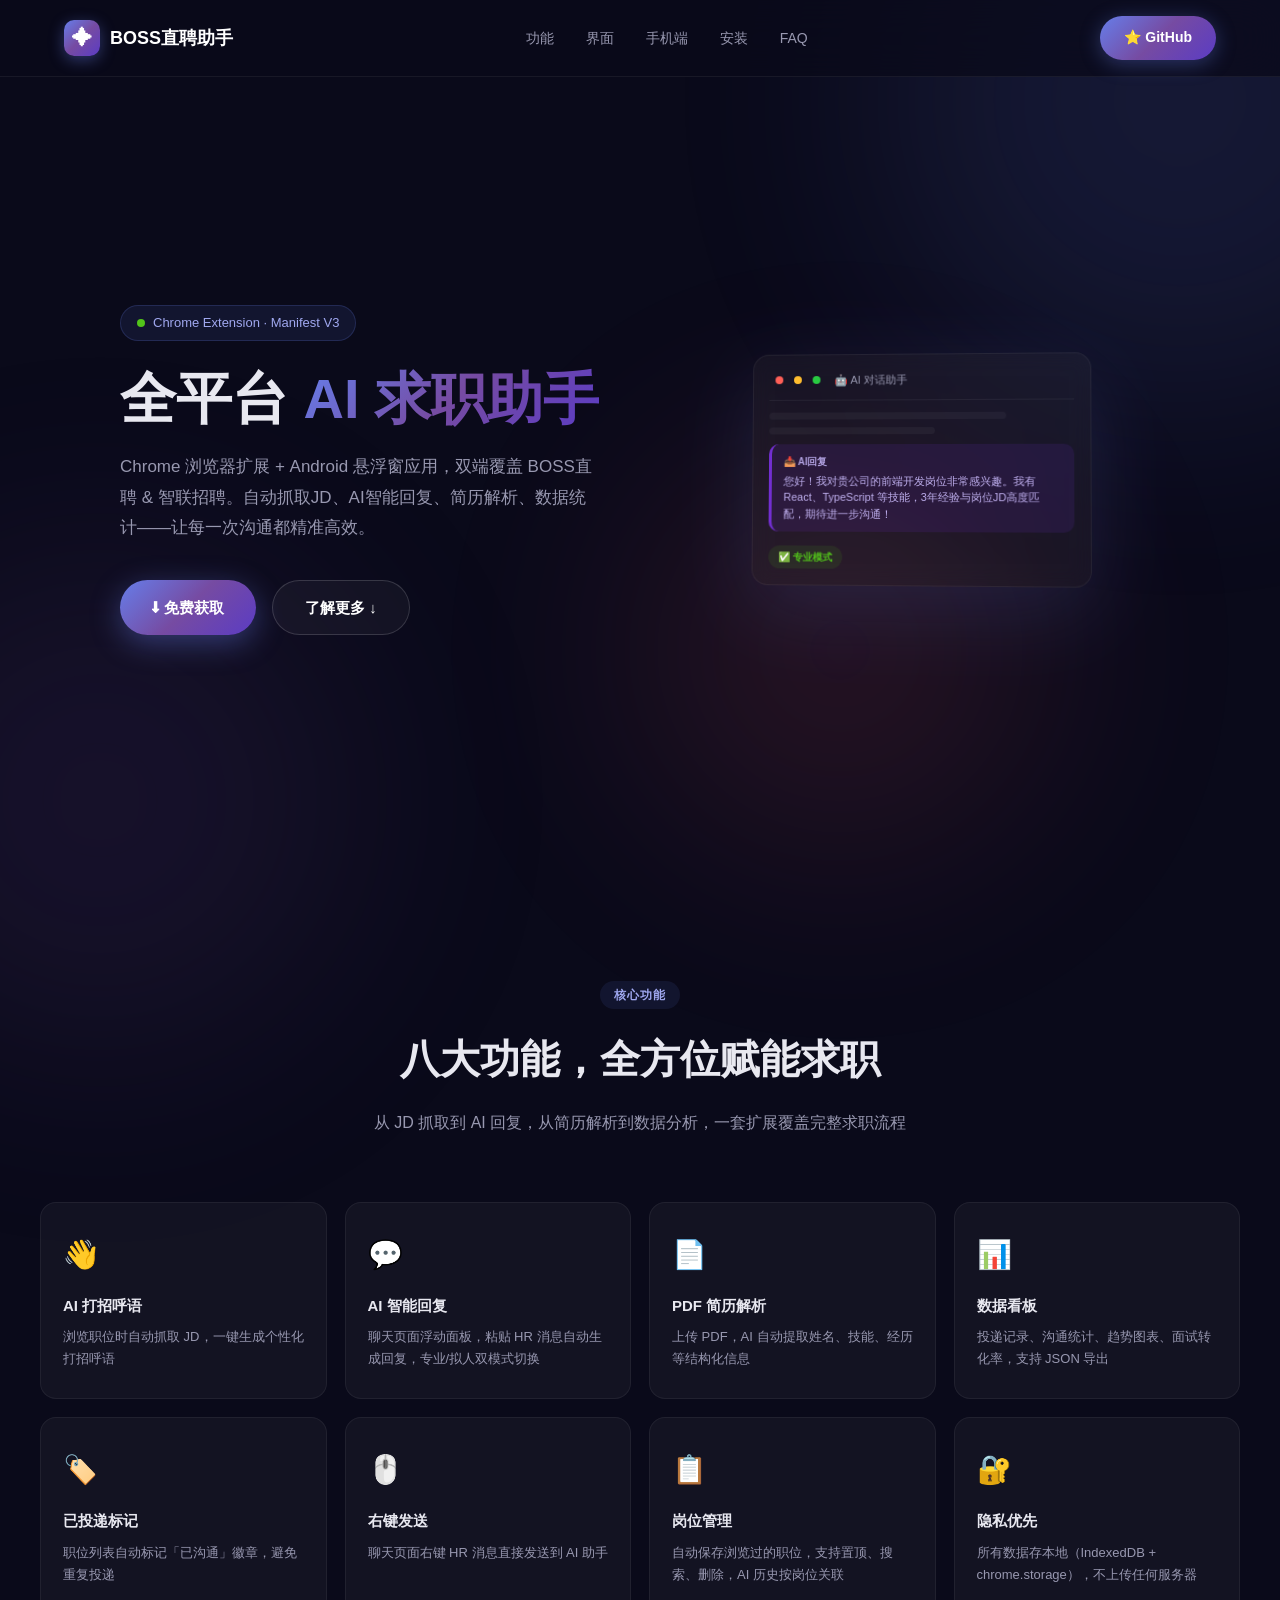
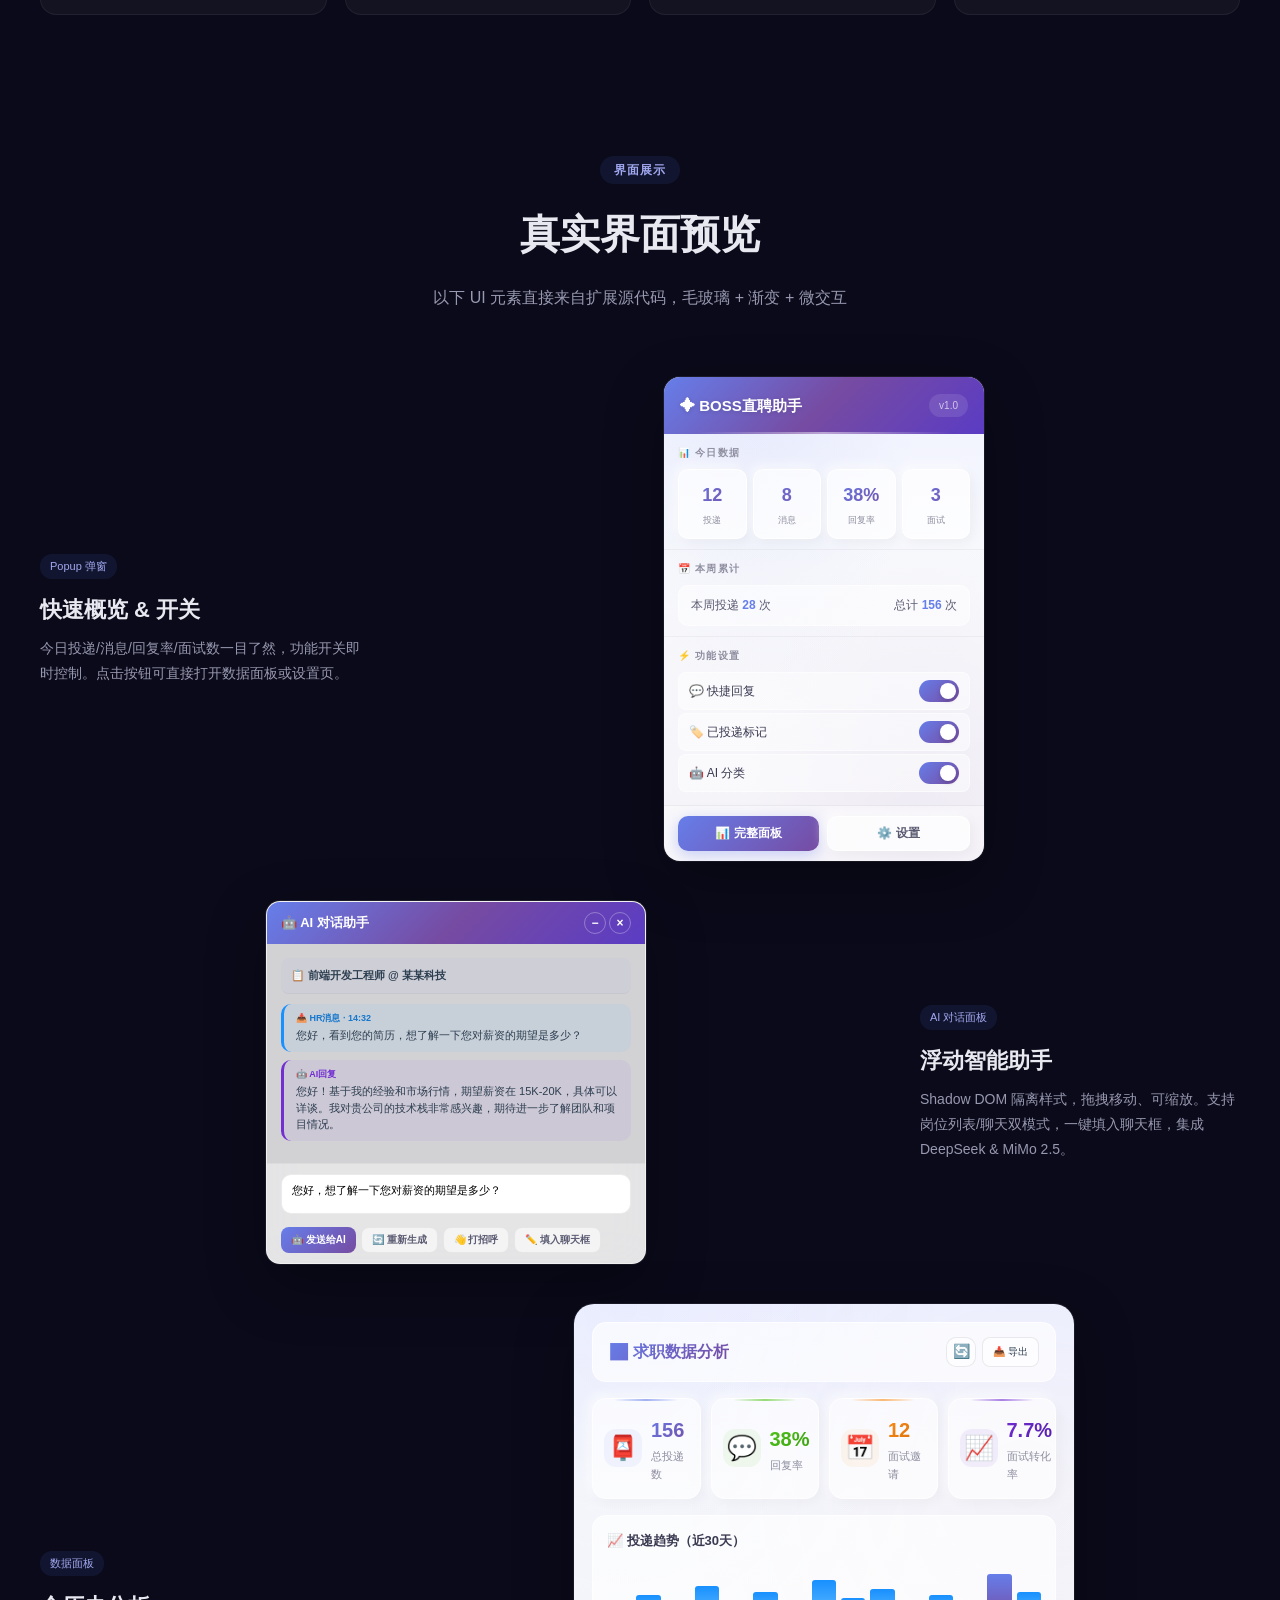
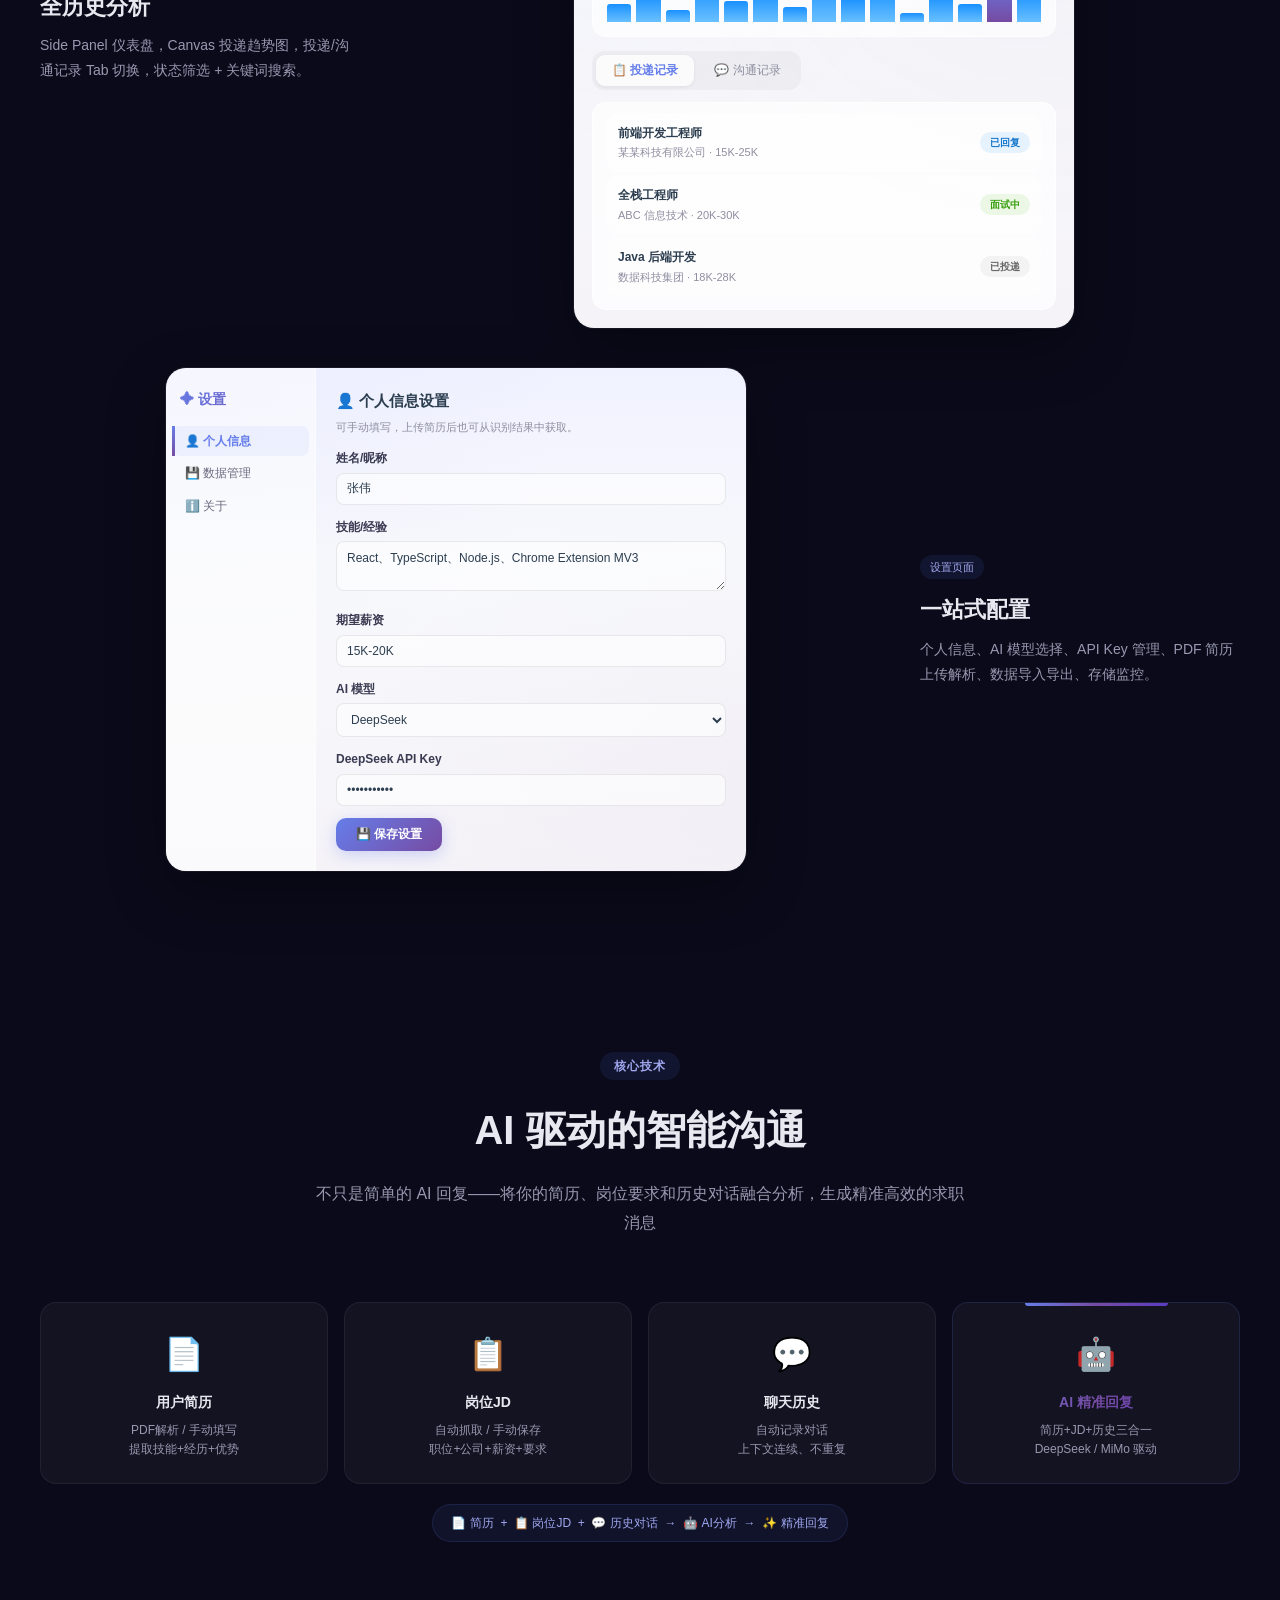
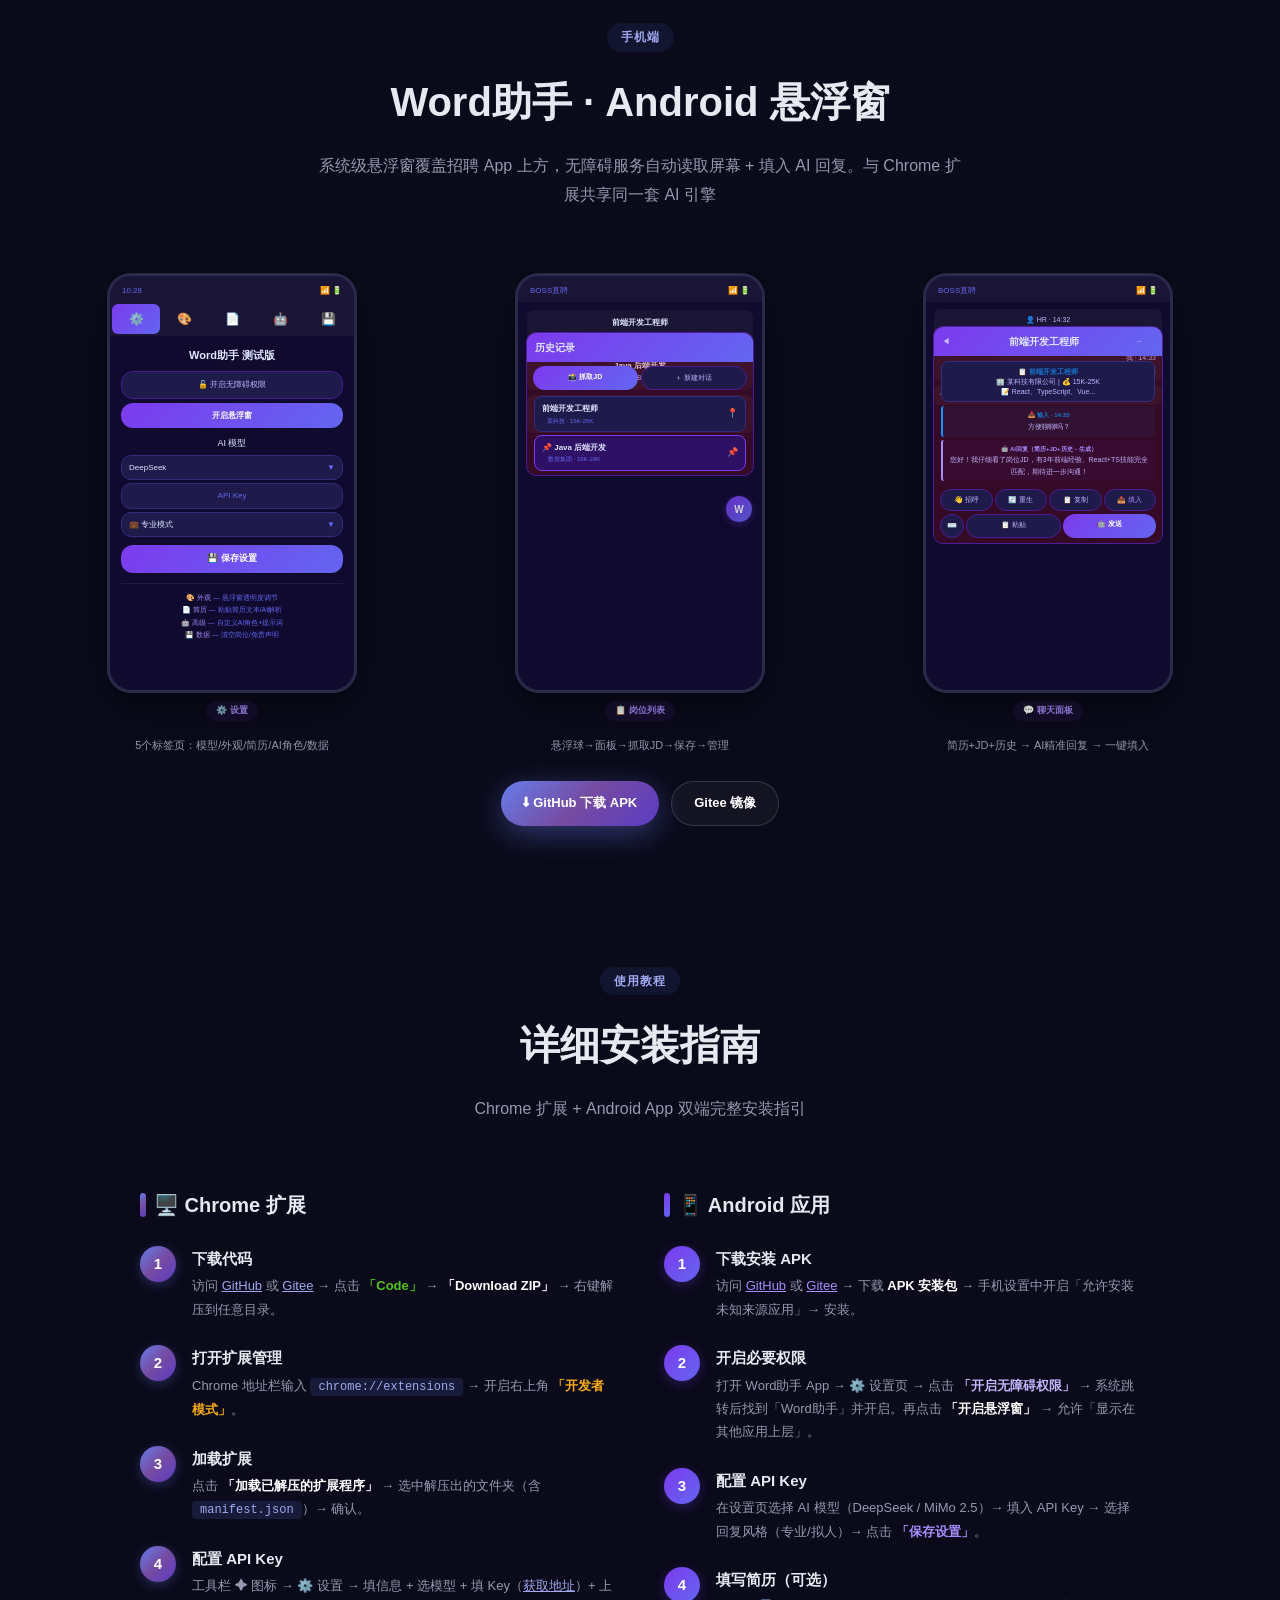
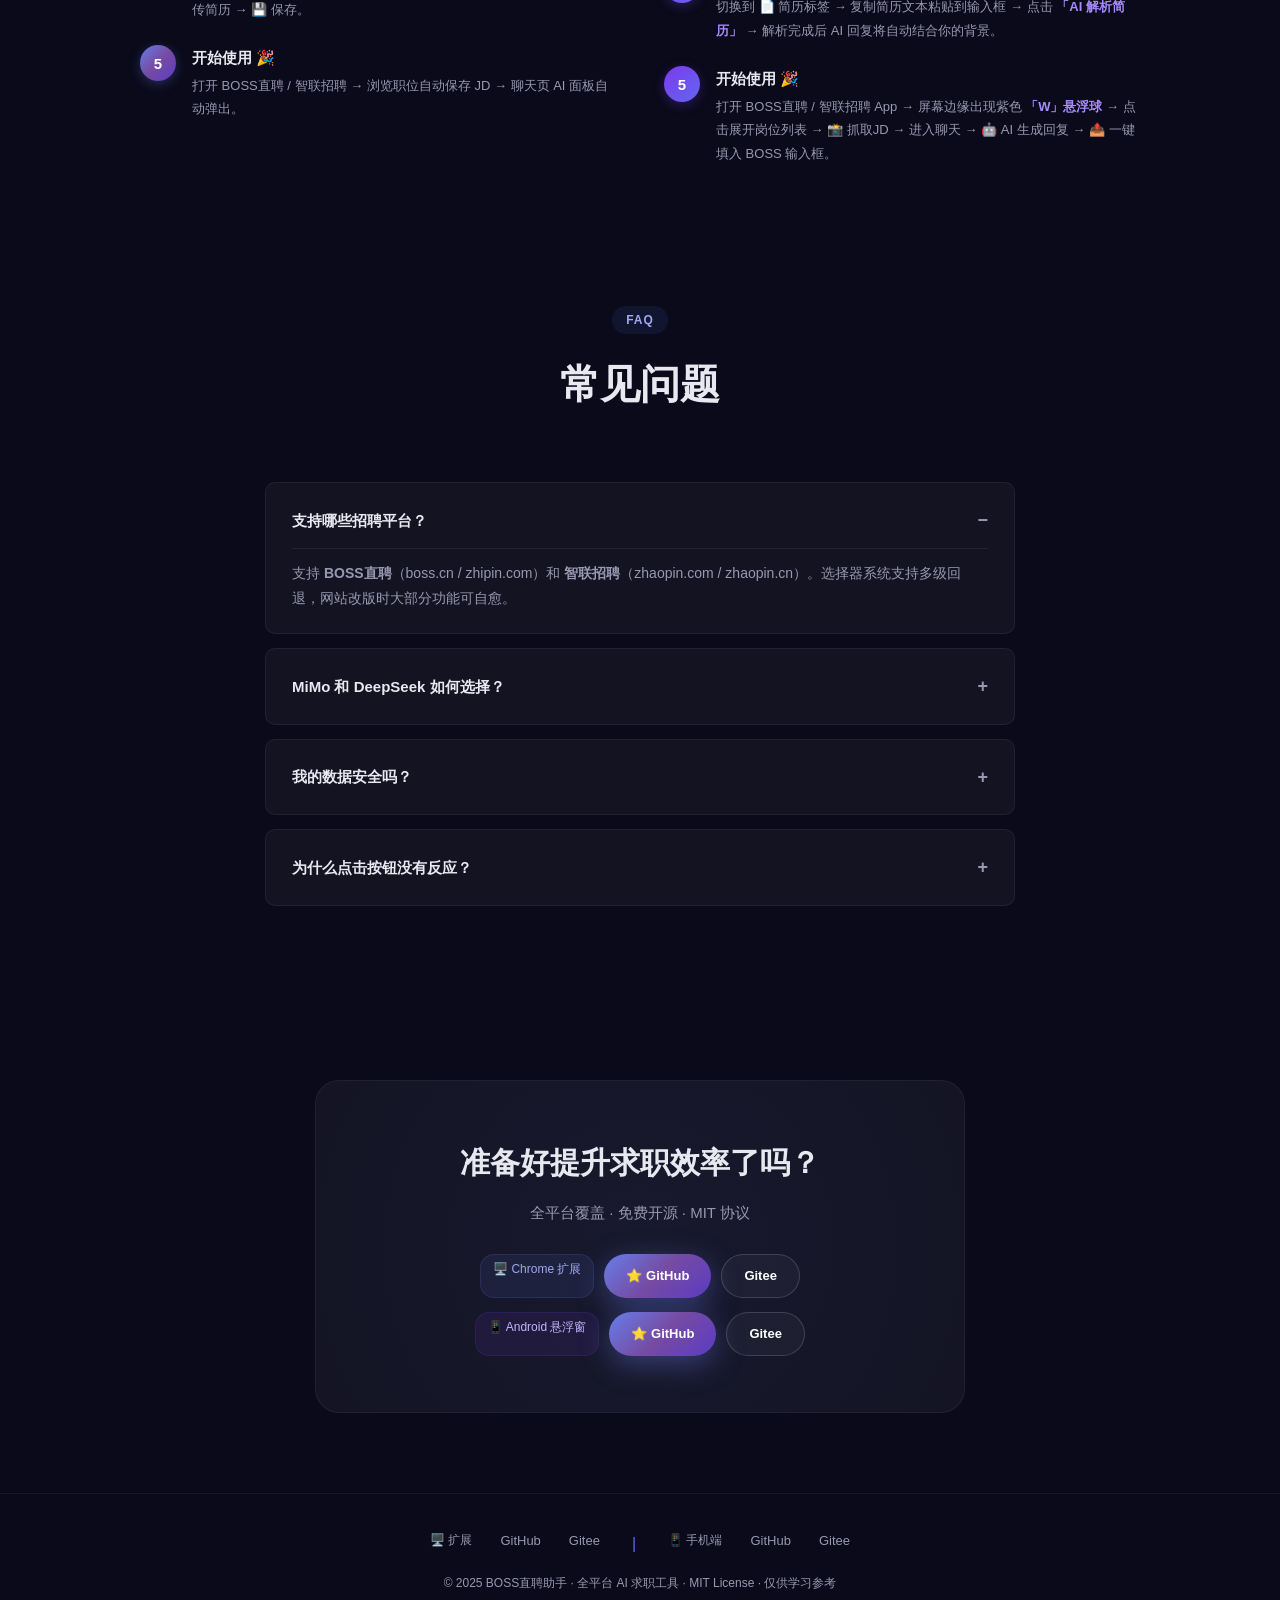
<file: docs/index.html>
<!DOCTYPE html>
<html lang="zh-CN">
<head>
  <meta charset="UTF-8">
  <meta name="viewport" content="width=device-width, initial-scale=1.0">
  <title>BOSS直聘助手 — 全平台 AI 求职工具（Chrome 扩展 + Android 悬浮窗）</title>
  <meta name="description" content="BOSS直聘/智联招聘求职助手，AI打招呼、智能回复、简历解析、岗位管理。提供 Chrome 扩展 + Android 悬浮窗双端支持，双模型 DeepSeek & MiMo 2.5">
  <meta property="og:title" content="BOSS直聘助手 — 全平台 AI 求职工具">
  <meta property="og:description" content="Chrome 扩展 + Android 悬浮窗双端覆盖，AI 求职效率翻倍">
  <meta property="og:type" content="website">
  <style>
    /* ========== Reset & Variables ========== */
    *,*::before,*::after { margin:0; padding:0; box-sizing:border-box; }
    :root {
      --primary: #667eea; --primary-dark: #5b3cc4; --accent: #764ba2;
      --gradient: linear-gradient(135deg, #667eea 0%, #764ba2 50%, #5b3cc4 100%);
      --bg: #0a0a1a; --bg-card: rgba(255,255,255,0.04);
      --text: #e8e8f0; --text-muted: #9898b0;
      --border: rgba(255,255,255,0.06); --radius: 16px; --radius-sm: 10px;
      --shadow-lg: 0 25px 80px rgba(102,126,234,0.15); --max-w: 1200px;
    }
    html { scroll-behavior: smooth; }
    body {
      font-family: -apple-system,BlinkMacSystemFont,"PingFang SC","Microsoft YaHei","Helvetica Neue",sans-serif;
      background: var(--bg); color: var(--text); line-height: 1.7; overflow-x: hidden; -webkit-font-smoothing: antialiased;
    }
    /* ========== Animated BG Orbs ========== */
    .bg-orb { position:fixed; border-radius:50%; filter:blur(120px); opacity:0.13; pointer-events:none; z-index:0; }
    .bg-orb-1 { width:600px; height:600px; background:#667eea; top:-200px; right:-200px; animation:float1 20s infinite; }
    .bg-orb-2 { width:500px; height:500px; background:#764ba2; bottom:-150px; left:-150px; animation:float2 25s infinite; }
    .bg-orb-3 { width:400px; height:400px; background:#f5576c; top:50%; left:50%; animation:float3 18s infinite; }
    @keyframes float1 { 0%,100%{transform:translate(0,0)scale(1)}33%{transform:translate(-60px,40px)scale(1.1)}66%{transform:translate(30px,-30px)scale(.9)} }
    @keyframes float2 { 0%,100%{transform:translate(0,0)scale(1)}33%{transform:translate(50px,-30px)scale(1.15)}66%{transform:translate(-40px,20px)scale(.85)} }
    @keyframes float3 { 0%,100%{transform:translate(0,0)scale(1)}50%{transform:translate(-40px,-40px)scale(1.2)} }

    /* ========== Nav ========== */
    .nav { position:fixed; top:0; left:0; right:0; z-index:1000; background:rgba(10,10,26,0.75); backdrop-filter:blur(20px); border-bottom:1px solid var(--border); transition:all .3s; }
    .nav-inner { max-width:var(--max-w); margin:0 auto; display:flex; align-items:center; justify-content:space-between; padding:16px 24px; }
    .nav-logo { display:flex; align-items:center; gap:10px; font-size:18px; font-weight:700; color:#fff; text-decoration:none; }
    .nav-logo .icon { width:36px; height:36px; border-radius:10px; background:var(--gradient); display:flex; align-items:center; justify-content:center; font-size:20px; box-shadow:0 4px 15px rgba(102,126,234,0.4); }
    .nav-links { display:flex; gap:32px; list-style:none; }
    .nav-links a { color:var(--text-muted); text-decoration:none; font-size:14px; font-weight:500; transition:color .2s; }
    .nav-links a:hover { color:#fff; }
    .nav-cta { background:var(--gradient); color:#fff; padding:10px 24px; border-radius:25px; font-size:14px; font-weight:600; text-decoration:none; box-shadow:0 4px 20px rgba(102,126,234,0.35); transition:all .3s; }
    .nav-cta:hover { transform:translateY(-2px); box-shadow:0 8px 30px rgba(102,126,234,0.5); }

    /* ========== Hero ========== */
    .hero { min-height:100vh; display:flex; align-items:center; padding:120px 24px 80px; position:relative; z-index:1; }
    .hero-inner { max-width:var(--max-w); margin:0 auto; display:grid; grid-template-columns:1fr 1fr; gap:80px; align-items:center; }
    .hero-badge { display:inline-flex; align-items:center; gap:8px; background:rgba(102,126,234,0.1); border:1px solid rgba(102,126,234,0.2); padding:6px 16px; border-radius:20px; font-size:13px; color:#a0a8f0; margin-bottom:24px; }
    .hero-badge .dot { width:8px; height:8px; background:#52c41a; border-radius:50%; animation:pulse 2s infinite; }
    @keyframes pulse { 0%,100%{opacity:1}50%{opacity:.3} }
    .hero h1 { font-size:clamp(36px,5vw,56px); font-weight:800; line-height:1.2; margin-bottom:20px; }
    .hero h1 .gradient-text { background:var(--gradient); -webkit-background-clip:text; -webkit-text-fill-color:transparent; background-clip:text; }
    .hero p { font-size:17px; color:var(--text-muted); margin-bottom:36px; max-width:480px; line-height:1.8; }
    .hero-btns { display:flex; gap:16px; flex-wrap:wrap; }
    .btn { display:inline-flex; align-items:center; gap:8px; padding:14px 32px; border-radius:30px; font-size:15px; font-weight:600; cursor:pointer; transition:all .3s cubic-bezier(0.4,0,0.2,1); text-decoration:none; border:none; }
    .btn-primary { background:var(--gradient); color:#fff; box-shadow:0 8px 30px rgba(102,126,234,0.4); }
    .btn-primary:hover { transform:translateY(-3px); box-shadow:0 12px 40px rgba(102,126,234,0.55); }
    .btn-outline { background:rgba(255,255,255,0.04); color:#fff; border:1px solid rgba(255,255,255,0.15); }
    .btn-outline:hover { background:rgba(255,255,255,0.08); border-color:rgba(255,255,255,0.25); }

    /* Hero mockup */
    .hero-mockup { position:relative; display:flex; align-items:center; justify-content:center; perspective:1000px; }
    .mockup-card {
      background:rgba(255,255,255,0.04); border:1px solid var(--border); border-radius:var(--radius);
      padding:16px; backdrop-filter:blur(10px); box-shadow:var(--shadow-lg); width:340px;
      transform:rotateY(-4deg) rotateX(2deg); transition:transform .5s;
    }
    .mockup-card:hover { transform:rotateY(0) rotateX(0); }
    .mockup-hdr { display:flex; align-items:center; gap:8px; margin-bottom:12px; padding-bottom:10px; border-bottom:1px solid var(--border); }
    .mockup-dots { display:flex; gap:5px; } .mockup-dots span { width:8px; height:8px; border-radius:50%; }
    .mockup-dots span:nth-child(1){background:#ff5f57}.mockup-dots span:nth-child(2){background:#ffbd2e}.mockup-dots span:nth-child(3){background:#28ca41}
    .mockup-hdr span { font-size:11px; color:var(--text-muted); margin-left:6px; }
    .mockup-line { height:7px; border-radius:4px; background:rgba(255,255,255,0.04); margin-bottom:8px; }
    .mockup-line.s { width:55%; } .mockup-line.m { width:78%; }
    .mockup-bubble { padding:10px 12px; border-radius:10px; font-size:11px; line-height:1.5; margin:10px 0; background:rgba(114,46,209,0.12); border-left:3px solid #722ed1; color:#c0b0f0; }
    .mockup-tag { display:inline-block; padding:3px 10px; border-radius:12px; font-size:10px; font-weight:600; background:rgba(82,196,26,0.1); color:#52c41a; }

    /* ========== Section Headers ========== */
    section { position:relative; z-index:1; }
    .section-header { text-align:center; max-width:650px; margin:0 auto 64px; }
    .section-tag { display:inline-block; padding:4px 14px; border-radius:20px; font-size:12px; font-weight:600; letter-spacing:1px; background:rgba(102,126,234,0.1); color:#a0a8f0; margin-bottom:16px; }
    .section-header h2 { font-size:clamp(28px,4vw,40px); font-weight:700; margin-bottom:16px; }
    .section-header p { font-size:16px; color:var(--text-muted); line-height:1.8; }

    /* ========== Features ========== */
    #features { padding:80px 24px 100px; }
    .features-grid { max-width:var(--max-w); margin:0 auto; display:grid; grid-template-columns:repeat(4,1fr); gap:18px; }
    .feat-card { background:var(--bg-card); border:1px solid var(--border); border-radius:var(--radius); padding:28px 22px; transition:all .35s; position:relative; overflow:hidden; }
    .feat-card::before { content:''; position:absolute; top:0; left:0; right:0; height:3px; background:var(--gradient); opacity:0; transition:opacity .35s; }
    .feat-card:hover { transform:translateY(-5px); border-color:rgba(102,126,234,0.25); box-shadow:0 20px 60px rgba(102,126,234,0.06); }
    .feat-card:hover::before { opacity:1; }
    .feat-card .icon { font-size:28px; margin-bottom:14px; }
    .feat-card h3 { font-size:15px; font-weight:700; margin-bottom:8px; }
    .feat-card p { font-size:13px; color:var(--text-muted); line-height:1.7; }

    /* ========== Showcase — Real Extension UI ========== */
    #showcase { padding:40px 24px 100px; }
    .showcase-row { max-width:var(--max-w); margin:0 auto 40px; display:flex; align-items:center; gap:48px; }
    .showcase-row.reverse { flex-direction:row-reverse; }
    .showcase-label { flex-shrink:0; }
    .showcase-label h3 { font-size:22px; font-weight:700; margin-bottom:8px; }
    .showcase-label .tag { display:inline-block; font-size:11px; padding:3px 10px; border-radius:12px; background:rgba(102,126,234,0.1); color:#a0a8f0; margin-bottom:12px; }
    .showcase-label p { font-size:14px; color:var(--text-muted); line-height:1.8; max-width:320px; }
    .showcase-device { flex:1; display:flex; justify-content:center; }

    /* ---- EXTENSION UI REPLICAS (scoped) ---- */
    .ext-ui {
      --glass: rgba(255,255,255,0.65); --glass-bd: rgba(255,255,255,0.7);
      --shadow-card: 4px 4px 12px rgba(0,0,0,0.04), -4px -4px 12px rgba(255,255,255,0.6);
      --radius-ui: 10px; --trans: 0.3s cubic-bezier(0.4,0,0.2,1);
      font-family: -apple-system,BlinkMacSystemFont,"PingFang SC","Microsoft YaHei",sans-serif; font-size:13px; color:#2c3e50;
    }

    /* Popup */
    .ext-ui.popup {
      width:320px; border-radius:16px; overflow:hidden;
      box-shadow: 0 20px 60px rgba(0,0,0,0.3), 0 0 0 1px rgba(255,255,255,0.08);
      background: radial-gradient(ellipse at 30% 0%, rgba(102,126,234,0.08) 0%, transparent 50%),
                  radial-gradient(ellipse at 80% 100%, rgba(118,75,162,0.06) 0%, transparent 50%),
                  linear-gradient(180deg, #f0f2ff 0%, #f8f9fc 40%, #f5f3f8 100%);
    }
    .ext-ui .popup-hdr {
      background: linear-gradient(135deg,#667eea 0%,#764ba2 50%,#5b3cc4 100%); color:#fff;
      padding:16px; display:flex; align-items:center; justify-content:space-between;
      position:relative; overflow:hidden;
    }
    .ext-ui .popup-hdr::after { content:''; position:absolute; bottom:0; left:10%; width:80%; height:2px; background:linear-gradient(90deg,transparent,rgba(255,255,255,0.5),transparent); }
    .ext-ui .popup-hdr h4 { font-size:15px; font-weight:700; z-index:1; text-shadow:0 1px 4px rgba(0,0,0,0.15); }
    .ext-ui .popup-hdr .ver { font-size:10px; opacity:0.7; z-index:1; background:rgba(255,255,255,0.15); padding:3px 10px; border-radius:12px; font-weight:500; }
    .ext-ui .popup-section { padding:10px 14px; border-bottom:1px solid rgba(0,0,0,0.04); }
    .ext-ui .popup-section:last-of-type { border-bottom:none; }
    .ext-ui .sec-title { font-size:10px; font-weight:700; color:#8e8ea0; text-transform:uppercase; letter-spacing:1.2px; margin-bottom:8px; }
    .ext-ui .stat-grid { display:grid; grid-template-columns:1fr 1fr 1fr 1fr; gap:6px; }
    .ext-ui .stat-card {
      background:rgba(255,255,255,0.7); border-radius:var(--radius-ui); padding:10px 4px; text-align:center;
      border:1px solid rgba(255,255,255,0.8); box-shadow:var(--shadow-card); transition:var(--trans); position:relative;
    }
    .ext-ui .stat-card:hover { transform:translateY(-2px); }
    .ext-ui .stat-card .val { font-size:18px; font-weight:800; background:linear-gradient(135deg,#667eea,#764ba2); -webkit-background-clip:text; -webkit-text-fill-color:transparent; background-clip:text; }
    .ext-ui .stat-card .lbl { font-size:9px; color:#8e8ea0; margin-top:2px; }
    .ext-ui .weekly-row { display:flex; justify-content:space-between; padding:9px 12px; background:rgba(255,255,255,0.5); border-radius:var(--radius-ui); border:1px solid rgba(255,255,255,0.6); }
    .ext-ui .weekly-row span { font-size:12px; color:#5a5a72; }
    .ext-ui .weekly-row strong { color:#667eea; }
    .ext-ui .tgl-row { display:flex; align-items:center; justify-content:space-between; padding:7px 10px; margin-bottom:3px; background:rgba(255,255,255,0.45); border-radius:8px; border:1px solid rgba(255,255,255,0.5); transition:var(--trans); }
    .ext-ui .tgl-row:hover { background:rgba(255,255,255,0.65); }
    .ext-ui .tgl-row span { font-size:12px; font-weight:500; color:#3a3a52; }
    .ext-ui .switch { position:relative; display:inline-block; width:40px; height:22px; }
    .ext-ui .switch input { opacity:0; width:0; height:0; }
    .ext-ui .slider { position:absolute; cursor:pointer; inset:0; background:#d4d4dc; border-radius:22px; transition:var(--trans); }
    .ext-ui .slider::before { content:""; position:absolute; height:16px; width:16px; left:3px; bottom:3px; background:#fff; border-radius:50%; transition:var(--trans); box-shadow:0 2px 4px rgba(0,0,0,0.15); }
    .ext-ui input:checked+.slider { background:linear-gradient(135deg,#667eea,#764ba2); }
    .ext-ui input:checked+.slider::before { transform:translateX(18px); }
    .ext-ui .popup-footer-row { display:flex; gap:8px; padding:10px 14px; background:rgba(255,255,255,0.3); }
    .ext-ui .btn-sm { flex:1; padding:8px; border:none; border-radius:var(--radius-ui); font-size:12px; font-weight:600; cursor:pointer; transition:var(--trans); }
    .ext-ui .btn-sm.primary { background:linear-gradient(135deg,#667eea,#764ba2); color:#fff; box-shadow:0 4px 15px rgba(102,126,234,0.35); }
    .ext-ui .btn-sm.primary:hover { transform:translateY(-1px); }
    .ext-ui .btn-sm.secondary { background:rgba(255,255,255,0.7); color:#5a5a72; border:1px solid rgba(255,255,255,0.8); box-shadow:var(--shadow-card); }

    /* Side Panel Dashboard */
    .ext-ui.dashboard {
      width:500px; border-radius:20px; padding:18px;
      background: radial-gradient(ellipse at 10% 0%, rgba(102,126,234,0.05) 0%, transparent 55%),
                  radial-gradient(ellipse at 90% 30%, rgba(118,75,162,0.04) 0%, transparent 55%),
                  linear-gradient(180deg, #f0f2ff 0%, #f8f9fc 30%, #f5f3f8 100%);
      box-shadow: 0 20px 60px rgba(0,0,0,0.3), 0 0 0 1px rgba(255,255,255,0.08);
    }
    .ext-ui .dash-hdr { display:flex; justify-content:space-between; align-items:center; margin-bottom:16px; padding:14px 16px; background:rgba(255,255,255,0.65); border:1px solid rgba(255,255,255,0.7); border-radius:14px; }
    .ext-ui .dash-hdr h4 { font-size:16px; font-weight:700; background:linear-gradient(135deg,#667eea,#764ba2); -webkit-background-clip:text; -webkit-text-fill-color:transparent; background-clip:text; }
    .ext-ui .dash-hdr .dash-actions { display:flex; gap:6px; }
    .ext-ui .dash-hdr .dash-btn { width:30px; height:30px; border-radius:10px; border:1px solid rgba(0,0,0,0.08); background:rgba(255,255,255,0.6); cursor:pointer; font-size:14px; display:flex; align-items:center; justify-content:center; transition:var(--trans); }
    .ext-ui .overview-row { display:grid; grid-template-columns:1fr 1fr 1fr 1fr; gap:10px; margin-bottom:16px; }
    .ext-ui .ov-card {
      background:rgba(255,255,255,0.65); border:1px solid rgba(255,255,255,0.7); border-radius:14px;
      padding:14px 11px; display:flex; align-items:center; gap:9px; transition:var(--trans); position:relative; overflow:hidden;
      box-shadow: 4px 4px 12px rgba(0,0,0,0.03), -4px -4px 12px rgba(255,255,255,0.6);
    }
    .ext-ui .ov-card::before { content:''; position:absolute; top:0; left:20%; width:60%; height:2px; border-radius:0 0 2px 2px; background:linear-gradient(90deg,transparent,#667eea,transparent); opacity:0.6; }
    .ext-ui .ov-card.green::before { background:linear-gradient(90deg,transparent,#52c41a,transparent); }
    .ext-ui .ov-card.orange::before { background:linear-gradient(90deg,transparent,#fa8c16,transparent); }
    .ext-ui .ov-card.purple::before { background:linear-gradient(90deg,transparent,#722ed1,transparent); }
    .ext-ui .ov-card:hover { transform:translateY(-3px); }
    .ext-ui .ov-card .ov-icon { font-size:24px; width:38px; height:38px; display:flex; align-items:center; justify-content:center; border-radius:12px; background:rgba(102,126,234,0.07); flex-shrink:0; }
    .ext-ui .ov-card.green .ov-icon { background:rgba(82,196,26,0.07); }
    .ext-ui .ov-card.orange .ov-icon { background:rgba(250,140,22,0.07); }
    .ext-ui .ov-card.purple .ov-icon { background:rgba(114,46,209,0.07); }
    .ext-ui .ov-card .ov-val { font-size:20px; font-weight:800; background:linear-gradient(135deg,#667eea,#764ba2); -webkit-background-clip:text; -webkit-text-fill-color:transparent; background-clip:text; }
    .ext-ui .ov-card.green .ov-val { background:linear-gradient(135deg,#52c41a,#389e0d); -webkit-background-clip:text; background-clip:text; }
    .ext-ui .ov-card.orange .ov-val { background:linear-gradient(135deg,#fa8c16,#d46b08); -webkit-background-clip:text; background-clip:text; }
    .ext-ui .ov-card.purple .ov-val { background:linear-gradient(135deg,#722ed1,#531dab); -webkit-background-clip:text; background-clip:text; }
    .ext-ui .ov-card .ov-lbl { font-size:11px; color:#8e8ea0; }
    .ext-ui .chart-box { background:rgba(255,255,255,0.65); border:1px solid rgba(255,255,255,0.7); border-radius:14px; padding:14px; margin-bottom:14px; }
    .ext-ui .chart-box h5 { font-size:13px; color:#3a3a52; margin-bottom:10px; }
    .ext-ui .chart-bars { display:flex; align-items:flex-end; gap:5px; height:60px; }
    .ext-ui .chart-bar { flex:1; border-radius:3px 3px 0 0; transition:var(--trans); cursor:pointer; }
    .ext-ui .chart-bar:hover { opacity:0.8; transform:scaleY(1.05); }
    .ext-ui .tabs-row { display:flex; gap:4px; margin-bottom:12px; padding:4px; background:rgba(0,0,0,0.03); border-radius:12px; display:inline-flex; }
    .ext-ui .tab-btn { padding:7px 16px; border:none; background:transparent; cursor:pointer; font-size:12px; font-weight:500; border-radius:9px; color:#8e8ea0; transition:var(--trans); }
    .ext-ui .tab-btn.active { background:rgba(255,255,255,0.8); color:#667eea; font-weight:600; box-shadow:0 1px 4px rgba(0,0,0,0.06); }
    .ext-ui .list-box { background:rgba(255,255,255,0.65); border:1px solid rgba(255,255,255,0.7); border-radius:14px; padding:10px 14px; }
    .ext-ui .list-row { display:flex; align-items:center; justify-content:space-between; padding:9px 10px; margin-bottom:3px; border-radius:10px; background:rgba(255,255,255,0.4); border:1px solid transparent; transition:var(--trans); }
    .ext-ui .list-row:hover { background:rgba(255,255,255,0.75); border-color:rgba(102,126,234,0.12); transform:translateX(2px); }
    .ext-ui .list-row .title { font-weight:600; font-size:12px; color:#2c3e50; }
    .ext-ui .list-row .sub { font-size:11px; color:#8e8ea0; }
    .ext-ui .list-row .badge-status { font-size:10px; padding:2px 10px; border-radius:20px; font-weight:600; }
    .ext-ui .badge-status.sent { background:rgba(0,0,0,0.04); color:#666; }
    .ext-ui .badge-status.replied { background:rgba(24,144,255,0.1); color:#1677cc; }
    .ext-ui .badge-status.interview { background:rgba(82,196,26,0.1); color:#389e0d; }

    /* Settings Page */
    .ext-ui.settings-page {
      width:580px; border-radius:20px; overflow:hidden; display:flex;
      box-shadow: 0 20px 60px rgba(0,0,0,0.3), 0 0 0 1px rgba(255,255,255,0.08);
      background: radial-gradient(ellipse at 0% 0%, rgba(102,126,234,0.04) 0%, transparent 50%),
                  radial-gradient(ellipse at 100% 80%, rgba(118,75,162,0.03) 0%, transparent 50%),
                  linear-gradient(180deg, #f0f2ff 0%, #f8f9fc 40%, #f5f3f8 100%);
    }
    .ext-ui .set-sidebar { width:150px; background:rgba(255,255,255,0.55); border-right:1px solid rgba(255,255,255,0.6); padding:20px 0; flex-shrink:0; }
    .ext-ui .set-sidebar h5 { padding:0 14px 14px; font-size:14px; font-weight:700; background:linear-gradient(135deg,#667eea,#764ba2); -webkit-background-clip:text; -webkit-text-fill-color:transparent; background-clip:text; }
    .ext-ui .set-nav { padding:5px 10px; margin:0 6px 2px; border-radius:8px; font-size:12px; font-weight:500; color:#6b6b80; border-left:3px solid transparent; transition:var(--trans); cursor:pointer; }
    .ext-ui .set-nav.active { background:rgba(102,126,234,0.08); color:#667eea; font-weight:600; border-left:3px solid; border-image:linear-gradient(180deg,#667eea,#764ba2)1; }
    .ext-ui .set-content { flex:1; padding:20px; }
    .ext-ui .set-content h4 { font-size:15px; font-weight:700; margin-bottom:4px; color:#2c3e50; }
    .ext-ui .set-content .help { font-size:11px; color:#8e8ea0; margin-bottom:12px; }
    .ext-ui .form-grp { margin-bottom:12px; }
    .ext-ui .form-grp label { display:block; font-size:12px; font-weight:600; color:#3a3a52; margin-bottom:4px; }
    .ext-ui .form-grp input, .ext-ui .form-grp select, .ext-ui .form-grp textarea {
      width:100%; padding:8px 10px; border:1px solid rgba(0,0,0,0.08); border-radius:8px; font-size:12px;
      font-family:inherit; background:rgba(255,255,255,0.55); transition:var(--trans); outline:none; color:#2c3e50;
    }
    .ext-ui .form-grp input:focus, .ext-ui .form-grp select:focus, .ext-ui .form-grp textarea:focus { border-color:#667eea; box-shadow:0 0 0 3px rgba(102,126,234,0.06); }
    .ext-ui .form-grp textarea { resize:vertical; min-height:50px; }
    .ext-ui .set-save { padding:8px 20px; background:linear-gradient(135deg,#667eea,#764ba2); color:#fff; border:none; border-radius:10px; font-size:12px; font-weight:600; cursor:pointer; box-shadow:0 4px 15px rgba(102,126,234,0.3); transition:var(--trans); }
    .ext-ui .set-save:hover { transform:translateY(-1px); box-shadow:0 6px 20px rgba(102,126,234,0.4); }

    /* Chat panel */
    .ext-ui.chat-panel {
      width:380px; border-radius:14px; overflow:hidden;
      box-shadow: 0 20px 60px rgba(0,0,0,0.3), 0 0 0 1px rgba(255,255,255,0.08);
      background:rgba(255,255,255,0.82); backdrop-filter:blur(20px); border:1px solid rgba(255,255,255,0.7);
    }
    .ext-ui .chat-hdr { display:flex; justify-content:space-between; align-items:center; padding:10px 14px; background:linear-gradient(135deg,#667eea,#764ba2,#5b3cc4); color:#fff; font-size:13px; font-weight:700; }
    .ext-ui .chat-hdr .ch-btns { display:flex; gap:3px; }
    .ext-ui .chat-hdr .ch-btns span { width:22px; height:22px; border-radius:50%; border:1px solid rgba(255,255,255,0.3); display:flex; align-items:center; justify-content:center; font-size:12px; cursor:pointer; }
    .ext-ui .chat-body { padding:14px; min-height:200px; }
    .ext-ui .chat-ctx { padding:8px 10px; border-radius:8px; background:rgba(102,126,234,0.04); border-bottom:1px solid rgba(0,0,0,0.04); margin-bottom:10px; font-size:11px; display:flex; justify-content:space-between; }
    .ext-ui .chat-ctx .ctx-name { font-weight:600; color:#2c3e50; }
    .ext-ui .chat-bubble { padding:8px 12px; border-radius:10px; font-size:11px; line-height:1.5; margin-bottom:8px; border-left:3px solid; }
    .ext-ui .chat-bubble.hr { background:rgba(24,144,255,0.06); border-color:#1890ff; }
    .ext-ui .chat-bubble.ai { background:rgba(114,46,209,0.06); border-color:#722ed1; }
    .ext-ui .chat-bubble .tag { font-size:9px; font-weight:700; margin-bottom:2px; }
    .ext-ui .chat-bubble.hr .tag { color:#1677cc; }
    .ext-ui .chat-bubble.ai .tag { color:#722ed1; }
    .ext-ui .chat-input-area { padding:10px 14px; border-top:1px solid rgba(0,0,0,0.04); background:rgba(255,255,255,0.4); }
    .ext-ui .chat-input-area textarea { width:100%; height:40px; padding:8px 10px; border:1px solid rgba(0,0,0,0.08); border-radius:10px; font-size:11px; font-family:inherit; resize:none; transition:var(--trans); }
    .ext-ui .chat-input-area textarea:focus { border-color:#667eea; box-shadow:0 0 0 3px rgba(102,126,234,0.06); }
    .ext-ui .chat-btns { display:flex; gap:5px; margin-top:6px; flex-wrap:wrap; }
    .ext-ui .chat-btn { padding:5px 10px; border-radius:8px; font-size:10px; font-weight:600; cursor:pointer; border:1px solid rgba(0,0,0,0.06); background:rgba(255,255,255,0.6); color:#5a5a72; transition:var(--trans); }
    .ext-ui .chat-btn.primary { background:linear-gradient(135deg,#667eea,#764ba2); color:#fff; border:none; }
    .ext-ui .chat-btn:hover { transform:translateY(-1px); }

    /* ========== Tablet (≤1024px) ========== */
    @media (max-width:1024px) {
      .hero-inner { grid-template-columns:1fr; gap:36px; }
      .hero-mockup { order:-1; }
      .hero h1 { font-size:clamp(28px,6vw,40px); }
      .features-grid { grid-template-columns:repeat(2,1fr); }
      .nav-links { display:none; }
      .showcase-row, .showcase-row.reverse { flex-direction:column; gap:24px; }
      .showcase-label { text-align:center; }
      .showcase-label p { max-width:100%; }
      .showcase-device { overflow-x:auto; max-width:100%; justify-content:center; }
      /* Core tech grid → 2 cols */
      .tech-grid { grid-template-columns:repeat(2,1fr) !important; }
      /* Mobile phones grid → horizontal scroll */
      .mobile-grid { grid-template-columns:repeat(3,240px) !important; overflow-x:auto; -webkit-overflow-scrolling:touch; scroll-snap-type:x mandatory; padding-bottom:8px; }
      .mobile-grid > div { scroll-snap-align:start; }
      /* Scale down extension UIs */
      .ext-ui.popup { width:300px; }
      .ext-ui.dashboard { width:100%; max-width:480px; }
      .ext-ui.settings-page { width:100%; max-width:520px; flex-direction:column; }
      .ext-ui.settings-page .set-sidebar { width:100%; display:flex; padding:10px 12px; gap:6px; overflow-x:auto; height:auto; }
      .ext-ui.settings-page .set-sidebar h5 { display:none; }
      .ext-ui.settings-page .set-sidebar .set-nav { white-space:nowrap; flex-shrink:0; }
      .ext-ui.settings-page .set-content { padding:14px; }
      .ext-ui.chat-panel { width:100%; max-width:360px; }
      .overview-row { grid-template-columns:repeat(2,1fr); }
    }

    /* ========== Phone (≤640px) ========== */
    @media (max-width:640px) {
      .hero { padding:100px 16px 60px; min-height:auto; }
      .hero h1 { font-size:26px; }
      .hero p { font-size:15px; }
      .hero-btns { flex-direction:column; align-items:stretch; }
      .hero-btns .btn { justify-content:center; text-align:center; }
      .mockup-card { width:100%; max-width:300px; transform:none; }
      .features-grid { grid-template-columns:1fr; gap:12px; }
      .feat-card { padding:20px 16px; }
      .section-header { margin-bottom:36px; }
      .section-header h2 { font-size:24px; }

      /* Showcase mobile */
      .showcase-row, .showcase-row.reverse { gap:16px; }
      .showcase-device { padding:0 4px; width:100%; }
      /* Extension UIs - shrink to fit */
      .ext-ui.popup { width:100%; max-width:300px; border-radius:12px; }
      .ext-ui.popup .popup-hdr { padding:12px; }
      .ext-ui.popup .popup-hdr h4 { font-size:13px; }
      .ext-ui.popup .popup-section { padding:8px 10px; }
      .ext-ui.popup .stat-grid { gap:4px; }
      .ext-ui.popup .stat-card { padding:8px 2px; }
      .ext-ui.popup .stat-card .val { font-size:16px; }
      .ext-ui.popup .stat-card .lbl { font-size:8px; }
      .ext-ui.popup .popup-footer-row { padding:8px 10px; }
      .ext-ui.popup .btn-sm { font-size:11px; padding:7px; }

      .ext-ui.dashboard { width:100%; max-width:100%; padding:10px; border-radius:14px; }
      .ext-ui.dashboard .dash-hdr { padding:10px 12px; margin-bottom:10px; }
      .ext-ui.dashboard .dash-hdr h4 { font-size:14px; }
      .ext-ui.dashboard .overview-row { grid-template-columns:1fr 1fr; gap:6px; }
      .ext-ui.dashboard .ov-card { padding:10px 8px; gap:6px; }
      .ext-ui.dashboard .ov-card .ov-icon { font-size:20px; width:30px; height:30px; }
      .ext-ui.dashboard .ov-card .ov-val { font-size:16px; }
      .ext-ui.dashboard .ov-card .ov-lbl { font-size:10px; }
      .ext-ui.dashboard .chart-bars { height:40px; }
      .ext-ui.dashboard .list-row { padding:8px; }
      .ext-ui.dashboard .list-row .title { font-size:11px; }
      .ext-ui.dashboard .list-row .sub { font-size:10px; }

      .ext-ui.settings-page { width:100%; max-width:100%; flex-direction:column; border-radius:14px; }
      .ext-ui.settings-page .set-sidebar { width:100%; display:flex; padding:8px 10px; gap:4px; overflow-x:auto; height:auto; flex-shrink:0; border-right:none; border-bottom:1px solid rgba(255,255,255,0.6); }
      .ext-ui.settings-page .set-sidebar h5 { display:none; }
      .ext-ui.settings-page .set-sidebar .set-nav { white-space:nowrap; flex-shrink:0; font-size:11px; padding:6px 10px; }
      .ext-ui.settings-page .set-content { padding:12px; }
      .ext-ui.settings-page .set-content h4 { font-size:13px; }
      .ext-ui.settings-page .form-grp input, .ext-ui.settings-page .form-grp select, .ext-ui.settings-page .form-grp textarea { font-size:11px; padding:6px 8px; }

      .ext-ui.chat-panel { width:100%; max-width:100%; border-radius:12px; }
      .ext-ui.chat-panel .chat-hdr { font-size:12px; padding:8px 10px; }
      .ext-ui.chat-panel .chat-body { padding:10px; min-height:auto; }
      .ext-ui.chat-panel .chat-bubble { font-size:10px; padding:6px 10px; }
      .ext-ui.chat-panel .chat-btns { gap:4px; }
      .ext-ui.chat-panel .chat-btn { font-size:9px; padding:4px 8px; }
      .ext-ui.chat-panel .chat-input-area textarea { height:36px; font-size:10px; }

      /* CTA */
      .btn { padding:12px 20px; font-size:14px; }
      .nav-inner { padding:12px 16px; }
      .nav-logo { font-size:15px; }
      .nav-cta { padding:7px 16px; font-size:12px; }

      /* FAQ */
      #faq details { padding:16px; }
      #faq summary { font-size:14px; }
      section { padding-left:12px; padding-right:12px; }
    }

    @media (max-width:640px) {
      .tech-grid { grid-template-columns:repeat(2,1fr) !important; gap:8px; }
      /* Mobile phones: 2 cols on tablet, horizontal scroll on phone handled below */
    }

    /* ========== Phone (≤768px): stack layouts ========== */
    @media (max-width:768px) {
      .mobile-grid { grid-template-columns:1fr !important; max-width:300px; margin:0 auto; gap:32px; }
      .phone-frame { max-width:260px; }
      #howto > div:last-of-type { grid-template-columns:1fr !important; gap:36px; }
    }

    /* ========== Small Phone (≤380px) ========== */
    @media (max-width:380px) {
      .tech-grid { grid-template-columns:repeat(2,1fr) !important; gap:6px; }
      .hero h1 { font-size:22px; }
      .ext-ui.popup { transform:scale(0.85); transform-origin:top center; margin-bottom:-40px; }
      .ext-ui.dashboard .overview-row { grid-template-columns:1fr 1fr; }
      .ext-ui.dashboard .chart-box { display:none; }
      .ext-ui.dashboard .list-box .badge-status { font-size:9px; padding:2px 6px; }
    }
  </style>
</head>
<body>

<div class="bg-orb bg-orb-1"></div><div class="bg-orb bg-orb-2"></div><div class="bg-orb bg-orb-3"></div>

<!-- ====== NAV ====== -->
<nav class="nav">
  <div class="nav-inner">
    <a href="#" class="nav-logo"><span class="icon">✦</span> BOSS直聘助手</a>
    <ul class="nav-links">
      <li><a href="#features">功能</a></li><li><a href="#showcase">界面</a></li><li><a href="#mobile">手机端</a></li><li><a href="#howto">安装</a></li><li><a href="#faq">FAQ</a></li>
    </ul>
    <a href="https://github.com/ConsoleSun/boss-zhipin-helper" class="nav-cta" target="_blank">⭐ GitHub</a>
  </div>
</nav>

<!-- ====== HERO ====== -->
<section class="hero">
  <div class="hero-inner">
    <div class="hero-text">
      <div class="hero-badge"><span class="dot"></span> Chrome Extension · Manifest V3</div>
      <h1>全平台 <span class="gradient-text">AI 求职助手</span></h1>
      <p>Chrome 浏览器扩展 + Android 悬浮窗应用，双端覆盖 BOSS直聘 & 智联招聘。自动抓取JD、AI智能回复、简历解析、数据统计——让每一次沟通都精准高效。</p>
      <div class="hero-btns">
        <a href="https://github.com/ConsoleSun/boss-zhipin-helper" class="btn btn-primary" target="_blank">⬇ 免费获取</a>
        <a href="#features" class="btn btn-outline">了解更多 ↓</a>
      </div>
    </div>
    <div class="hero-mockup">
      <div class="mockup-card">
        <div class="mockup-hdr"><div class="mockup-dots"><span></span><span></span><span></span></div><span>🤖 AI 对话助手</span></div>
        <div class="mockup-line m"></div><div class="mockup-line s"></div>
        <div class="mockup-bubble"><div style="font-weight:700;font-size:10px;margin-bottom:4px;color:#b0a0e0;">📥 AI回复</div>您好！我对贵公司的前端开发岗位非常感兴趣。我有 React、TypeScript 等技能，3年经验与岗位JD高度匹配，期待进一步沟通！</div>
        <span class="mockup-tag">✅ 专业模式</span>
      </div>
    </div>
  </div>
</section>

<!-- ====== FEATURES ====== -->
<section id="features">
  <div class="section-header"><span class="section-tag">核心功能</span><h2>八大功能，全方位赋能求职</h2><p>从 JD 抓取到 AI 回复，从简历解析到数据分析，一套扩展覆盖完整求职流程</p></div>
  <div class="features-grid">
    <div class="feat-card"><div class="icon">👋</div><h3>AI 打招呼语</h3><p>浏览职位时自动抓取 JD，一键生成个性化打招呼语</p></div>
    <div class="feat-card"><div class="icon">💬</div><h3>AI 智能回复</h3><p>聊天页面浮动面板，粘贴 HR 消息自动生成回复，专业/拟人双模式切换</p></div>
    <div class="feat-card"><div class="icon">📄</div><h3>PDF 简历解析</h3><p>上传 PDF，AI 自动提取姓名、技能、经历等结构化信息</p></div>
    <div class="feat-card"><div class="icon">📊</div><h3>数据看板</h3><p>投递记录、沟通统计、趋势图表、面试转化率，支持 JSON 导出</p></div>
    <div class="feat-card"><div class="icon">🏷️</div><h3>已投递标记</h3><p>职位列表自动标记「已沟通」徽章，避免重复投递</p></div>
    <div class="feat-card"><div class="icon">🖱️</div><h3>右键发送</h3><p>聊天页面右键 HR 消息直接发送到 AI 助手</p></div>
    <div class="feat-card"><div class="icon">📋</div><h3>岗位管理</h3><p>自动保存浏览过的职位，支持置顶、搜索、删除，AI 历史按岗位关联</p></div>
    <div class="feat-card"><div class="icon">🔐</div><h3>隐私优先</h3><p>所有数据存本地（IndexedDB + chrome.storage），不上传任何服务器</p></div>
  </div>
</section>

<!-- ====== SHOWCASE — Real Extension UIs ====== -->
<section id="showcase">
  <div class="section-header"><span class="section-tag">界面展示</span><h2>真实界面预览</h2><p>以下 UI 元素直接来自扩展源代码，毛玻璃 + 渐变 + 微交互</p></div>

  <!-- #1 Popup -->
  <div class="showcase-row">
    <div class="showcase-label"><span class="tag">Popup 弹窗</span><h3>快速概览 & 开关</h3><p>今日投递/消息/回复率/面试数一目了然，功能开关即时控制。点击按钮可直接打开数据面板或设置页。</p></div>
    <div class="showcase-device">
      <div class="ext-ui popup">
        <div class="popup-hdr"><h4>✦ BOSS直聘助手</h4><span class="ver">v1.0</span></div>
        <div class="popup-section">
          <div class="sec-title">📊 今日数据</div>
          <div class="stat-grid">
            <div class="stat-card"><div class="val">12</div><div class="lbl">投递</div></div>
            <div class="stat-card"><div class="val">8</div><div class="lbl">消息</div></div>
            <div class="stat-card"><div class="val">38%</div><div class="lbl">回复率</div></div>
            <div class="stat-card"><div class="val">3</div><div class="lbl">面试</div></div>
          </div>
        </div>
        <div class="popup-section">
          <div class="sec-title">📅 本周累计</div>
          <div class="weekly-row"><span>本周投递 <strong>28</strong> 次</span><span>总计 <strong>156</strong> 次</span></div>
        </div>
        <div class="popup-section">
          <div class="sec-title">⚡ 功能设置</div>
          <div class="tgl-row"><span>💬 快捷回复</span><label class="switch"><input type="checkbox" checked><span class="slider"></span></label></div>
          <div class="tgl-row"><span>🏷️ 已投递标记</span><label class="switch"><input type="checkbox" checked><span class="slider"></span></label></div>
          <div class="tgl-row"><span>🤖 AI 分类</span><label class="switch"><input type="checkbox" checked><span class="slider"></span></label></div>
        </div>
        <div class="popup-footer-row"><button class="btn-sm primary">📊 完整面板</button><button class="btn-sm secondary">⚙️ 设置</button></div>
      </div>
    </div>
  </div>

  <!-- #2 AI Chat Panel -->
  <div class="showcase-row reverse">
    <div class="showcase-label"><span class="tag">AI 对话面板</span><h3>浮动智能助手</h3><p>Shadow DOM 隔离样式，拖拽移动、可缩放。支持岗位列表/聊天双模式，一键填入聊天框，集成 DeepSeek & MiMo 2.5。</p></div>
    <div class="showcase-device">
      <div class="ext-ui chat-panel">
        <div class="chat-hdr">🤖 AI 对话助手 <div class="ch-btns"><span>−</span><span>×</span></div></div>
        <div class="chat-body">
          <div class="chat-ctx"><span class="ctx-name">📋 前端开发工程师 @ 某某科技</span></div>
          <div class="chat-bubble hr"><div class="tag">📥 HR消息 · 14:32</div>您好，看到您的简历，想了解一下您对薪资的期望是多少？</div>
          <div class="chat-bubble ai"><div class="tag">🤖 AI回复</div>您好！基于我的经验和市场行情，期望薪资在 15K-20K，具体可以详谈。我对贵公司的技术栈非常感兴趣，期待进一步了解团队和项目情况。</div>
        </div>
        <div class="chat-input-area">
          <textarea placeholder="粘贴HR消息，Ctrl+Enter发送...">您好，想了解一下您对薪资的期望是多少？</textarea>
          <div class="chat-btns">
            <button class="chat-btn primary">🤖 发送给AI</button><button class="chat-btn">🔄 重新生成</button><button class="chat-btn">👋 打招呼</button><button class="chat-btn">✏️ 填入聊天框</button>
          </div>
        </div>
      </div>
    </div>
  </div>

  <!-- #3 Dashboard -->
  <div class="showcase-row">
    <div class="showcase-label"><span class="tag">数据面板</span><h3>全历史分析</h3><p>Side Panel 仪表盘，Canvas 投递趋势图，投递/沟通记录 Tab 切换，状态筛选 + 关键词搜索。</p></div>
    <div class="showcase-device">
      <div class="ext-ui dashboard">
        <div class="dash-hdr"><h4>📊 求职数据分析</h4><div class="dash-actions"><span class="dash-btn">🔄</span><span class="dash-btn" style="font-size:10px;width:auto;padding:0 10px;border-radius:8px;">📥 导出</span></div></div>
        <div class="overview-row">
          <div class="ov-card"><div class="ov-icon">📮</div><div><div class="ov-val">156</div><div class="ov-lbl">总投递数</div></div></div>
          <div class="ov-card green"><div class="ov-icon">💬</div><div><div class="ov-val">38%</div><div class="ov-lbl">回复率</div></div></div>
          <div class="ov-card orange"><div class="ov-icon">📅</div><div><div class="ov-val">12</div><div class="ov-lbl">面试邀请</div></div></div>
          <div class="ov-card purple"><div class="ov-icon">📈</div><div><div class="ov-val">7.7%</div><div class="ov-lbl">面试转化率</div></div></div>
        </div>
        <div class="chart-box"><h5>📈 投递趋势（近30天）</h5>
          <div class="chart-bars">
            <div class="chart-bar" style="height:30%;background:linear-gradient(180deg,#1890ff,#69c0ff)"></div>
            <div class="chart-bar" style="height:45%;background:linear-gradient(180deg,#1890ff,#69c0ff)"></div>
            <div class="chart-bar" style="height:20%;background:linear-gradient(180deg,#1890ff,#69c0ff)"></div>
            <div class="chart-bar" style="height:60%;background:linear-gradient(180deg,#1890ff,#69c0ff)"></div>
            <div class="chart-bar" style="height:35%;background:linear-gradient(180deg,#1890ff,#69c0ff)"></div>
            <div class="chart-bar" style="height:50%;background:linear-gradient(180deg,#1890ff,#69c0ff)"></div>
            <div class="chart-bar" style="height:25%;background:linear-gradient(180deg,#1890ff,#69c0ff)"></div>
            <div class="chart-bar" style="height:70%;background:linear-gradient(180deg,#1890ff,#69c0ff)"></div>
            <div class="chart-bar" style="height:40%;background:linear-gradient(180deg,#1890ff,#69c0ff)"></div>
            <div class="chart-bar" style="height:55%;background:linear-gradient(180deg,#1890ff,#69c0ff)"></div>
            <div class="chart-bar" style="height:15%;background:linear-gradient(180deg,#1890ff,#69c0ff)"></div>
            <div class="chart-bar" style="height:45%;background:linear-gradient(180deg,#1890ff,#69c0ff)"></div>
            <div class="chart-bar" style="height:30%;background:linear-gradient(180deg,#1890ff,#69c0ff)"></div>
            <div class="chart-bar" style="height:80%;background:linear-gradient(180deg,#667eea,#764ba2)"></div>
            <div class="chart-bar" style="height:50%;background:linear-gradient(180deg,#1890ff,#69c0ff)"></div>
          </div>
        </div>
        <div class="tabs-row"><button class="tab-btn active">📋 投递记录</button><button class="tab-btn">💬 沟通记录</button></div>
        <div class="list-box">
          <div class="list-row"><div><div class="title">前端开发工程师</div><div class="sub">某某科技有限公司 · 15K-25K</div></div><span class="badge-status replied">已回复</span></div>
          <div class="list-row"><div><div class="title">全栈工程师</div><div class="sub">ABC 信息技术 · 20K-30K</div></div><span class="badge-status interview">面试中</span></div>
          <div class="list-row"><div><div class="title">Java 后端开发</div><div class="sub">数据科技集团 · 18K-28K</div></div><span class="badge-status sent">已投递</span></div>
        </div>
      </div>
    </div>
  </div>

  <!-- #4 Settings -->
  <div class="showcase-row reverse">
    <div class="showcase-label"><span class="tag">设置页面</span><h3>一站式配置</h3><p>个人信息、AI 模型选择、API Key 管理、PDF 简历上传解析、数据导入导出、存储监控。</p></div>
    <div class="showcase-device">
      <div class="ext-ui settings-page">
        <div class="set-sidebar">
          <h5>✦ 设置</h5>
          <div class="set-nav active">👤 个人信息</div>
          <div class="set-nav">💾 数据管理</div>
          <div class="set-nav">ℹ️ 关于</div>
        </div>
        <div class="set-content">
          <h4>👤 个人信息设置</h4>
          <p class="help">可手动填写，上传简历后也可从识别结果中获取。</p>
          <div class="form-grp"><label>姓名/昵称</label><input type="text" placeholder="例如：张三" value="张伟" readonly></div>
          <div class="form-grp"><label>技能/经验</label><textarea rows="2" readonly>React、TypeScript、Node.js、Chrome Extension MV3</textarea></div>
          <div class="form-grp"><label>期望薪资</label><input type="text" placeholder="例如：15K-20K" value="15K-20K" readonly></div>
          <div class="form-grp"><label>AI 模型</label><select><option>DeepSeek</option><option>MiMo 2.5</option></select></div>
          <div class="form-grp"><label>DeepSeek API Key</label><input type="password" value="sk-••••••••" readonly></div>
          <button class="set-save">💾 保存设置</button>
        </div>
      </div>
    </div>
  </div>
</section>

<!-- ====== CORE TECH ====== -->
<section id="how-it-works" style="padding:40px 24px 60px;">
  <div class="section-header"><span class="section-tag">核心技术</span><h2>AI 驱动的智能沟通</h2><p>不只是简单的 AI 回复——将你的简历、岗位要求和历史对话融合分析，生成精准高效的求职消息</p></div>
  <div style="max-width:var(--max-w);margin:0 auto;">
    <div class="tech-grid" style="display:grid;grid-template-columns:repeat(4,1fr);gap:16px;text-align:center;">
      <div style="background:var(--bg-card);border:1px solid var(--border);border-radius:var(--radius);padding:24px 16px;">
        <div style="font-size:32px;margin-bottom:10px;">📄</div>
        <div style="font-weight:700;font-size:14px;margin-bottom:6px;">用户简历</div>
        <div style="font-size:12px;color:var(--text-muted);line-height:1.6;">PDF解析 / 手动填写<br>提取技能+经历+优势</div>
      </div>
      <div style="background:var(--bg-card);border:1px solid var(--border);border-radius:var(--radius);padding:24px 16px;">
        <div style="font-size:32px;margin-bottom:10px;">📋</div>
        <div style="font-weight:700;font-size:14px;margin-bottom:6px;">岗位JD</div>
        <div style="font-size:12px;color:var(--text-muted);line-height:1.6;">自动抓取 / 手动保存<br>职位+公司+薪资+要求</div>
      </div>
      <div style="background:var(--bg-card);border:1px solid var(--border);border-radius:var(--radius);padding:24px 16px;">
        <div style="font-size:32px;margin-bottom:10px;">💬</div>
        <div style="font-weight:700;font-size:14px;margin-bottom:6px;">聊天历史</div>
        <div style="font-size:12px;color:var(--text-muted);line-height:1.6;">自动记录对话<br>上下文连续、不重复</div>
      </div>
      <div style="background:var(--bg-card);border:1px solid rgba(102,126,234,0.15);border-radius:var(--radius);padding:24px 16px;position:relative;">
        <div style="position:absolute;top:0;left:25%;right:25%;height:3px;background:var(--gradient);border-radius:0 0 3px 3px;"></div>
        <div style="font-size:32px;margin-bottom:10px;">🤖</div>
        <div style="font-weight:700;font-size:14px;margin-bottom:6px;background:var(--gradient);-webkit-background-clip:text;-webkit-text-fill-color:transparent;background-clip:text;">AI 精准回复</div>
        <div style="font-size:12px;color:var(--text-muted);line-height:1.6;">简历+JD+历史三合一<br>DeepSeek / MiMo 驱动</div>
      </div>
    </div>
    <div style="text-align:center;margin-top:20px;">
      <span style="display:inline-flex;align-items:center;gap:6px;background:rgba(102,126,234,0.08);border:1px solid rgba(102,126,234,0.15);padding:8px 18px;border-radius:20px;font-size:12px;color:#a0a8f0;">
        📄 简历 &nbsp;+&nbsp; 📋 岗位JD &nbsp;+&nbsp; 💬 历史对话 &nbsp;→&nbsp; 🤖 AI分析 &nbsp;→&nbsp; ✨ 精准回复
      </span>
    </div>
  </div>
</section>

<!-- ====== MOBILE APP ====== -->
<section id="mobile" style="padding:20px 24px 80px;">
  <div class="section-header"><span class="section-tag">手机端</span><h2>Word助手 · Android 悬浮窗</h2><p>系统级悬浮窗覆盖招聘 App 上方，无障碍服务自动读取屏幕 + 填入 AI 回复。与 Chrome 扩展共享同一套 AI 引擎</p></div>

  <!-- PHONE STYLES -->
  <style>
    .phone-frame { width:100%; max-width:250px; height:420px; border:3px solid #2a2a4a; border-radius:24px; overflow:hidden; background:#0f0a2e; box-shadow:0 16px 48px rgba(0,0,0,0.35); position:relative; display:flex; flex-direction:column; margin:0 auto; }
    .phone-status { background:#1a1535; padding:8px 12px 4px; display:flex; justify-content:space-between; flex-shrink:0; }
    .phone-body { flex:1; overflow-y:auto; position:relative; }
    .phone-body::-webkit-scrollbar { width:3px; }
    .phone-body::-webkit-scrollbar-thumb { background:#312e81; border-radius:3px; }
    .p-badge { display:inline-block; padding:3px 10px; border-radius:10px; font-size:9px; font-weight:600; margin-bottom:16px; }
    .p-label { color:var(--text-muted); font-size:11px; margin-top:8px; text-align:center; line-height:1.5; }
  </style>

  <div class="mobile-grid" style="max-width:var(--max-w);margin:0 auto;display:grid;grid-template-columns:repeat(3,1fr);gap:24px;align-items:start;">

    <!-- Phone 1: Settings — all 5 tabs -->
    <div style="text-align:center;">
      <div class="phone-frame">
        <div class="phone-status"><span style="font-size:8px;color:#6366f1;">10:28</span><span style="font-size:8px;color:#6366f1;">📶 🔋</span></div>
        <div style="background:#1a1535;display:flex;padding:2px;flex-shrink:0;">
          <span style="flex:1;text-align:center;padding:5px 0;font-size:12px;background:linear-gradient(135deg,#7c3aed,#6366f1);border-radius:6px;">⚙️</span>
          <span style="flex:1;text-align:center;padding:5px 0;font-size:12px;color:#6366f1;">🎨</span>
          <span style="flex:1;text-align:center;padding:5px 0;font-size:12px;color:#6366f1;">📄</span>
          <span style="flex:1;text-align:center;padding:5px 0;font-size:12px;color:#6366f1;">🤖</span>
          <span style="flex:1;text-align:center;padding:5px 0;font-size:12px;color:#6366f1;">💾</span>
        </div>
        <div class="phone-body" style="padding:10px 11px;">
          <div style="color:#e0e7ff;font-size:11px;font-weight:700;margin-bottom:6px;">Word助手 测试版</div>
          <!-- ⚙️ tab content -->
          <div style="background:#1e1b4b;border:1px solid #4c1d95;border-radius:12px;padding:6px 8px;margin-bottom:4px;font-size:8px;color:#c4b5fd;">🔓 开启无障碍权限</div>
          <div style="background:linear-gradient(135deg,#7c3aed,#6366f1);border-radius:12px;padding:6px;text-align:center;font-size:8px;color:#fff;font-weight:600;margin-bottom:8px;">开启悬浮窗</div>
          <div style="color:#e0e7ff;font-size:9px;margin-bottom:3px;">AI 模型</div>
          <div style="background:#1e1b4b;border:1px solid #312e81;border-radius:10px;padding:5px 7px;margin-bottom:3px;font-size:8px;color:#e0e7ff;display:flex;justify-content:space-between;">DeepSeek<span style="color:#6366f1;">▼</span></div>
          <div style="background:#1e1b4b;border:1px solid #312e81;border-radius:10px;padding:5px 7px;margin-bottom:3px;font-size:8px;color:#6366f1;">API Key</div>
          <div style="background:#1e1b4b;border:1px solid #312e81;border-radius:10px;padding:5px 7px;margin-bottom:8px;font-size:8px;color:#e0e7ff;display:flex;justify-content:space-between;">💼 专业模式<span style="color:#6366f1;">▼</span></div>
          <div style="background:linear-gradient(135deg,#7c3aed,#6366f1);border-radius:12px;padding:6px;text-align:center;font-size:9px;color:#fff;font-weight:600;margin-bottom:10px;">💾 保存设置</div>
          <!-- Other tabs explained -->
          <div style="border-top:1px solid #1e1b4b;padding-top:8px;">
            <div style="color:#6366f1;font-size:7px;line-height:1.8;">
              <span style="color:#a78bfa;">🎨 外观</span> — 悬浮窗透明度调节<br>
              <span style="color:#a78bfa;">📄 简历</span> — 粘贴简历文本/AI解析<br>
              <span style="color:#a78bfa;">🤖 高级</span> — 自定义AI角色+提示词<br>
              <span style="color:#a78bfa;">💾 数据</span> — 清空岗位/免责声明
            </div>
          </div>
        </div>
      </div>
      <p class="p-label"><span class="p-badge" style="background:rgba(124,58,237,0.1);color:#a78bfa;">⚙️ 设置</span><br>5个标签页：模型/外观/简历/AI角色/数据</p>
    </div>

    <!-- Phone 2: Job List -->
    <div style="text-align:center;">
      <div class="phone-frame">
        <div class="phone-status"><span style="font-size:8px;color:#6366f1;">BOSS直聘</span><span style="font-size:8px;color:#6366f1;">📶 🔋</span></div>
        <div class="phone-body" style="padding:8px 9px;">
          <!-- Behind: BOSS job cards -->
          <div style="background:#1a1535;border-radius:7px;padding:6px 7px;margin-bottom:5px;">
            <div style="color:#e0e7ff;font-size:8px;font-weight:600;">前端开发工程师</div>
            <div style="color:#c4b5fd;font-size:7px;">某科技 · 15K-25K · 北京朝阳</div>
          </div>
          <div style="background:#1a1535;border-radius:7px;padding:6px 7px;margin-bottom:5px;">
            <div style="color:#e0e7ff;font-size:8px;font-weight:600;">Java 后端开发</div>
            <div style="color:#c4b5fd;font-size:7px;">数据集团 · 18K-28K · 上海</div>
          </div>
          <div style="background:#1a1535;border-radius:7px;padding:6px 7px;margin-bottom:5px;">
            <div style="color:#e0e7ff;font-size:8px;font-weight:600;">全栈工程师</div>
            <div style="color:#c4b5fd;font-size:7px;">ABC信息 · 20K-30K · 深圳</div>
          </div>
          <!-- Panel overlay -->
          <div style="position:absolute;top:30px;left:8px;right:8px;background:#dd0f0a2e;border:0.5px solid #4c1d95;border-radius:10px;overflow:hidden;">
            <div style="background:linear-gradient(135deg,#7c3aed,#6366f1);padding:6px 8px;display:flex;justify-content:space-between;align-items:center;">
              <span style="color:#e0e7ff;font-size:10px;font-weight:700;">历史记录</span><span style="color:#6366f1;font-size:9px;">✕</span>
            </div>
            <div style="padding:4px 6px;display:flex;gap:3px;">
              <div style="flex:1;background:linear-gradient(135deg,#7c3aed,#6366f1);border-radius:12px;padding:5px;text-align:center;font-size:7px;color:#fff;font-weight:600;">📸 抓取JD</div>
              <div style="flex:1;background:#1e1b4b;border:1px solid #4c1d95;border-radius:12px;padding:5px;text-align:center;font-size:7px;color:#c4b5fd;">＋ 新建对话</div>
            </div>
            <div style="padding:2px 7px 4px;">
              <div style="background:#1e1b4b;border:1px solid #312e81;border-radius:8px;padding:5px 7px;margin-bottom:3px;display:flex;justify-content:space-between;align-items:center;">
                <div><div style="color:#e0e7ff;font-size:8px;font-weight:600;">前端开发工程师</div><div style="color:#6366f1;font-size:6px;">某科技 · 15K-25K</div></div>
                <span style="font-size:9px;">📍</span>
              </div>
              <div style="background:#2e1065;border:1px solid #7c3aed;border-radius:8px;padding:5px 7px;display:flex;justify-content:space-between;align-items:center;">
                <div><div style="color:#e0e7ff;font-size:8px;font-weight:600;">📌 Java 后端开发</div><div style="color:#6366f1;font-size:6px;">数据集团 · 18K-28K</div></div>
                <span style="font-size:9px;">📌</span>
              </div>
            </div>
          </div>
          <!-- W floating ball -->
          <div style="position:absolute;right:10px;top:50%;width:26px;height:26px;border-radius:50%;background:linear-gradient(135deg,#7c3aed,#6366f1);display:flex;align-items:center;justify-content:center;color:#fff;font-weight:700;font-size:10px;opacity:0.8;box-shadow:0 2px 8px rgba(124,58,237,0.4);">W</div>
        </div>
      </div>
      <p class="p-label"><span class="p-badge" style="background:rgba(124,58,237,0.1);color:#a78bfa;">📋 岗位列表</span><br>悬浮球→面板→抓取JD→保存→管理</p>
    </div>

    <!-- Phone 3: Chat -->
    <div style="text-align:center;">
      <div class="phone-frame">
        <div class="phone-status"><span style="font-size:8px;color:#6366f1;">BOSS直聘</span><span style="font-size:8px;color:#6366f1;">📶 🔋</span></div>
        <div class="phone-body" style="padding:7px 8px;">
          <!-- BOSS chat -->
          <div style="background:#1a1535;border-radius:6px;padding:5px 6px;margin-bottom:4px;">
            <div style="color:#c4b5fd;font-size:7px;">👤 HR · 14:32</div>
            <div style="color:#c4b5fd;font-size:7px;">您好，方便聊聊吗？</div>
          </div>
          <div style="background:#1a1535;border-radius:6px;padding:5px 6px;margin-bottom:4px;text-align:right;">
            <div style="color:#c4b5fd;font-size:7px;">我 · 14:33</div>
            <div style="color:#c4b5fd;font-size:7px;">你好，我对这个岗位很感兴趣</div>
          </div>
          <div style="background:#1a1535;border-radius:6px;padding:4px 6px;display:flex;align-items:center;gap:4px;margin-bottom:4px;">
            <span style="color:#6366f1;font-size:7px;">💬 输入消息...</span>
          </div>
          <!-- Chat panel -->
          <div style="position:absolute;top:24px;left:7px;right:7px;background:#dd0f0a2e;border:0.5px solid #4c1d95;border-radius:10px;overflow:hidden;">
            <div style="background:linear-gradient(135deg,#7c3aed,#6366f1);padding:6px 8px;display:flex;align-items:center;gap:4px;">
              <span style="font-size:8px;color:#c4b5fd;">◀</span>
              <span style="color:#e0e7ff;font-size:10px;font-weight:700;flex:1;text-align:center;">前端开发工程师</span>
              <span style="font-size:8px;color:#c4b5fd;">−</span><span style="font-size:8px;color:#6366f1;">✕</span>
            </div>
            <div style="padding:5px 7px;max-height:190px;overflow-y:auto;">
              <div style="background:#1e1b4b;border:1px solid #312e81;border-radius:7px;padding:5px 6px;margin-bottom:4px;font-size:7px;color:#c4b5fd;line-height:1.4;">
                <b style="color:#1677cc;">📋 前端开发工程师</b><br>
                🏢 某科技有限公司 | 💰 15K-25K<br>
                📝 React、TypeScript、Vue...
              </div>
              <div style="background:rgba(24,144,255,0.06);border-left:2px solid #1890ff;padding:4px 6px;border-radius:3px;margin-bottom:3px;">
                <div style="color:#1677cc;font-size:6px;font-weight:600;">📥 输入 · 14:35</div>
                <div style="color:#c4b5fd;font-size:7px;">方便聊聊吗？</div>
              </div>
              <div style="background:rgba(114,46,209,0.06);border-left:2px solid #a78bfa;padding:4px 6px;border-radius:3px;">
                <div style="color:#a78bfa;font-size:6px;font-weight:600;">🤖 AI回复（简历+JD+历史→生成）</div>
                <div style="color:#c4b5fd;font-size:7px;">您好！我仔细看了岗位JD，有3年前端经验、React+TS技能完全匹配，期待进一步沟通！</div>
              </div>
            </div>
            <div style="display:flex;gap:2px;padding:3px 6px;">
              <span style="flex:1;background:#1e1b4b;border:1px solid #4c1d95;border-radius:12px;padding:4px;text-align:center;font-size:7px;color:#c4b5fd;">👋 招呼</span>
              <span style="flex:1;background:#1e1b4b;border:1px solid #4c1d95;border-radius:12px;padding:4px;text-align:center;font-size:7px;color:#c4b5fd;">🔄 重生</span>
              <span style="flex:1;background:#1e1b4b;border:1px solid #4c1d95;border-radius:12px;padding:4px;text-align:center;font-size:7px;color:#c4b5fd;">📋 复制</span>
              <span style="flex:1;background:#1e1b4b;border:1px solid #4c1d95;border-radius:12px;padding:4px;text-align:center;font-size:7px;color:#a78bfa;">📤 填入</span>
            </div>
            <div style="display:flex;gap:2px;padding:0 6px 5px;">
              <span style="background:#1e1b4b;border:1px solid #4c1d95;border-radius:12px;padding:4px 6px;font-size:8px;color:#c4b5fd;">⌨️</span>
              <span style="flex:1;background:#1e1b4b;border:1px solid #4c1d95;border-radius:12px;padding:4px;text-align:center;font-size:7px;color:#c4b5fd;">📋 粘贴</span>
              <span style="flex:1;background:linear-gradient(135deg,#7c3aed,#6366f1);border-radius:12px;padding:4px;text-align:center;font-size:7px;color:#fff;font-weight:600;">🤖 发送</span>
            </div>
          </div>
        </div>
      </div>
      <p class="p-label"><span class="p-badge" style="background:rgba(124,58,237,0.1);color:#a78bfa;">💬 聊天面板</span><br>简历+JD+历史 → AI精准回复 → 一键填入</p>
    </div>

  </div>

  <div style="text-align:center;margin-top:28px;">
    <div style="display:flex;gap:12px;justify-content:center;flex-wrap:wrap;">
      <a href="https://github.com/ConsoleSun/Word-Assistant" class="btn btn-primary" target="_blank" style="font-size:13px;padding:10px 22px;">⬇ GitHub 下载 APK</a>
      <a href="https://gitee.com/sunjunshuai/word-assistant" class="btn btn-outline" target="_blank" style="font-size:13px;padding:10px 22px;">Gitee 镜像</a>
    </div>
  </div>
</section>

<!-- ====== HOW TO USE ====== -->
<section id="howto" style="padding:60px 24px 100px;">
  <div class="section-header"><span class="section-tag">使用教程</span><h2>详细安装指南</h2><p>Chrome 扩展 + Android App 双端完整安装指引</p></div>

  <div style="max-width:1000px;margin:0 auto;display:grid;grid-template-columns:1fr 1fr;gap:48px;">

    <!-- LEFT: Chrome Extension -->
    <div>
      <h3 style="font-size:20px;font-weight:800;margin-bottom:24px;display:flex;align-items:center;gap:8px;">
        <span style="background:var(--gradient);width:6px;height:24px;border-radius:3px;"></span>🖥️ Chrome 扩展
      </h3>

      <div style="display:flex;gap:16px;margin-bottom:24px;">
        <div style="flex-shrink:0;width:36px;height:36px;border-radius:50%;background:var(--gradient);display:flex;align-items:center;justify-content:center;font-size:15px;font-weight:700;color:#fff;box-shadow:0 3px 12px rgba(102,126,234,0.3);">1</div>
        <div><h4 style="font-size:15px;font-weight:700;margin-bottom:3px;">下载代码</h4><p style="color:var(--text-muted);font-size:13px;line-height:1.8;">访问 <a href="https://github.com/ConsoleSun/boss-zhipin-helper" target="_blank" style="color:#a0a8f0;">GitHub</a> 或 <a href="https://gitee.com/sunjunshuai/boss-zhipin-helper" target="_blank" style="color:#a0a8f0;">Gitee</a> → 点击 <strong style="color:#52c41a;">「Code」</strong> → <strong style="color:#fff;">「Download ZIP」</strong> → 右键解压到任意目录。</p></div>
      </div>
      <div style="display:flex;gap:16px;margin-bottom:24px;">
        <div style="flex-shrink:0;width:36px;height:36px;border-radius:50%;background:var(--gradient);display:flex;align-items:center;justify-content:center;font-size:15px;font-weight:700;color:#fff;box-shadow:0 3px 12px rgba(102,126,234,0.3);">2</div>
        <div><h4 style="font-size:15px;font-weight:700;margin-bottom:3px;">打开扩展管理</h4><p style="color:var(--text-muted);font-size:13px;line-height:1.8;">Chrome 地址栏输入 <code style="background:rgba(102,126,234,0.15);color:#a0a8f0;padding:2px 8px;border-radius:4px;font-size:12px;">chrome://extensions</code> → 开启右上角 <strong style="color:#faad14;">「开发者模式」</strong>。</p></div>
      </div>
      <div style="display:flex;gap:16px;margin-bottom:24px;">
        <div style="flex-shrink:0;width:36px;height:36px;border-radius:50%;background:var(--gradient);display:flex;align-items:center;justify-content:center;font-size:15px;font-weight:700;color:#fff;box-shadow:0 3px 12px rgba(102,126,234,0.3);">3</div>
        <div><h4 style="font-size:15px;font-weight:700;margin-bottom:3px;">加载扩展</h4><p style="color:var(--text-muted);font-size:13px;line-height:1.8;">点击 <strong style="color:#fff;">「加载已解压的扩展程序」</strong> → 选中解压出的文件夹（含 <code style="background:rgba(102,126,234,0.15);color:#a0a8f0;padding:2px 8px;border-radius:4px;font-size:12px;">manifest.json</code>）→ 确认。</p></div>
      </div>
      <div style="display:flex;gap:16px;margin-bottom:24px;">
        <div style="flex-shrink:0;width:36px;height:36px;border-radius:50%;background:var(--gradient);display:flex;align-items:center;justify-content:center;font-size:15px;font-weight:700;color:#fff;box-shadow:0 3px 12px rgba(102,126,234,0.3);">4</div>
        <div><h4 style="font-size:15px;font-weight:700;margin-bottom:3px;">配置 API Key</h4><p style="color:var(--text-muted);font-size:13px;line-height:1.8;">工具栏 ✦ 图标 → ⚙️ 设置 → 填信息 + 选模型 + 填 Key（<a href="https://platform.deepseek.com/api_keys" target="_blank" style="color:#a0a8f0;">获取地址</a>）+ 上传简历 → 💾 保存。</p></div>
      </div>
      <div style="display:flex;gap:16px;">
        <div style="flex-shrink:0;width:36px;height:36px;border-radius:50%;background:var(--gradient);display:flex;align-items:center;justify-content:center;font-size:15px;font-weight:700;color:#fff;box-shadow:0 3px 12px rgba(102,126,234,0.3);">5</div>
        <div><h4 style="font-size:15px;font-weight:700;margin-bottom:3px;">开始使用 🎉</h4><p style="color:var(--text-muted);font-size:13px;line-height:1.8;">打开 BOSS直聘 / 智联招聘 → 浏览职位自动保存 JD → 聊天页 AI 面板自动弹出。</p></div>
      </div>
    </div>

    <!-- RIGHT: Android App -->
    <div>
      <h3 style="font-size:20px;font-weight:800;margin-bottom:24px;display:flex;align-items:center;gap:8px;">
        <span style="background:linear-gradient(135deg,#7c3aed,#6366f1);width:6px;height:24px;border-radius:3px;"></span>📱 Android 应用
      </h3>

      <div style="display:flex;gap:16px;margin-bottom:24px;">
        <div style="flex-shrink:0;width:36px;height:36px;border-radius:50%;background:linear-gradient(135deg,#7c3aed,#6366f1);display:flex;align-items:center;justify-content:center;font-size:15px;font-weight:700;color:#fff;box-shadow:0 3px 12px rgba(124,58,237,0.3);">1</div>
        <div><h4 style="font-size:15px;font-weight:700;margin-bottom:3px;">下载安装 APK</h4><p style="color:var(--text-muted);font-size:13px;line-height:1.8;">访问 <a href="https://github.com/ConsoleSun/Word-Assistant" target="_blank" style="color:#a78bfa;">GitHub</a> 或 <a href="https://gitee.com/sunjunshuai/word-assistant" target="_blank" style="color:#a78bfa;">Gitee</a> → 下载 <strong style="color:#fff;">APK 安装包</strong> → 手机设置中开启「允许安装未知来源应用」→ 安装。</p></div>
      </div>
      <div style="display:flex;gap:16px;margin-bottom:24px;">
        <div style="flex-shrink:0;width:36px;height:36px;border-radius:50%;background:linear-gradient(135deg,#7c3aed,#6366f1);display:flex;align-items:center;justify-content:center;font-size:15px;font-weight:700;color:#fff;box-shadow:0 3px 12px rgba(124,58,237,0.3);">2</div>
        <div><h4 style="font-size:15px;font-weight:700;margin-bottom:3px;">开启必要权限</h4><p style="color:var(--text-muted);font-size:13px;line-height:1.8;">打开 Word助手 App → ⚙️ 设置页 → 点击 <strong style="color:#c4b5fd;">「开启无障碍权限」</strong> → 系统跳转后找到「Word助手」并开启。再点击 <strong style="color:#fff;">「开启悬浮窗」</strong> → 允许「显示在其他应用上层」。</p></div>
      </div>
      <div style="display:flex;gap:16px;margin-bottom:24px;">
        <div style="flex-shrink:0;width:36px;height:36px;border-radius:50%;background:linear-gradient(135deg,#7c3aed,#6366f1);display:flex;align-items:center;justify-content:center;font-size:15px;font-weight:700;color:#fff;box-shadow:0 3px 12px rgba(124,58,237,0.3);">3</div>
        <div><h4 style="font-size:15px;font-weight:700;margin-bottom:3px;">配置 API Key</h4><p style="color:var(--text-muted);font-size:13px;line-height:1.8;">在设置页选择 AI 模型（DeepSeek / MiMo 2.5）→ 填入 API Key → 选择回复风格（专业/拟人）→ 点击 <strong style="color:#a78bfa;">「保存设置」</strong>。</p></div>
      </div>
      <div style="display:flex;gap:16px;margin-bottom:24px;">
        <div style="flex-shrink:0;width:36px;height:36px;border-radius:50%;background:linear-gradient(135deg,#7c3aed,#6366f1);display:flex;align-items:center;justify-content:center;font-size:15px;font-weight:700;color:#fff;box-shadow:0 3px 12px rgba(124,58,237,0.3);">4</div>
        <div><h4 style="font-size:15px;font-weight:700;margin-bottom:3px;">填写简历（可选）</h4><p style="color:var(--text-muted);font-size:13px;line-height:1.8;">切换到 📄 简历标签 → 复制简历文本粘贴到输入框 → 点击 <strong style="color:#a78bfa;">「AI 解析简历」</strong> → 解析完成后 AI 回复将自动结合你的背景。</p></div>
      </div>
      <div style="display:flex;gap:16px;">
        <div style="flex-shrink:0;width:36px;height:36px;border-radius:50%;background:linear-gradient(135deg,#7c3aed,#6366f1);display:flex;align-items:center;justify-content:center;font-size:15px;font-weight:700;color:#fff;box-shadow:0 3px 12px rgba(124,58,237,0.3);">5</div>
        <div><h4 style="font-size:15px;font-weight:700;margin-bottom:3px;">开始使用 🎉</h4><p style="color:var(--text-muted);font-size:13px;line-height:1.8;">打开 BOSS直聘 / 智联招聘 App → 屏幕边缘出现紫色 <strong style="color:#a78bfa;">「W」悬浮球</strong> → 点击展开岗位列表 → 📸 抓取JD → 进入聊天 → 🤖 AI 生成回复 → 📤 一键填入 BOSS 输入框。</p></div>
      </div>
    </div>

  </div>
</section>

<!-- ====== FAQ ====== -->
<section id="faq" style="padding:40px 24px 100px;">
  <div class="section-header"><span class="section-tag">FAQ</span><h2>常见问题</h2></div>
  <div style="max-width:750px;margin:0 auto;">
    <details style="background:var(--bg-card);border:1px solid var(--border);border-radius:var(--radius-sm);padding:22px 26px;margin-bottom:14px;cursor:pointer;transition:all .3s;" open>
      <summary style="font-size:15px;font-weight:600;list-style:none;display:flex;justify-content:space-between;align-items:center;">支持哪些招聘平台？<span style="font-size:18px;color:var(--text-muted);">−</span></summary>
      <div style="margin-top:12px;padding-top:12px;border-top:1px solid var(--border);font-size:14px;color:var(--text-muted);line-height:1.8;">支持 <strong>BOSS直聘</strong>（boss.cn / zhipin.com）和 <strong>智联招聘</strong>（zhaopin.com / zhaopin.cn）。选择器系统支持多级回退，网站改版时大部分功能可自愈。</div>
    </details>
    <details style="background:var(--bg-card);border:1px solid var(--border);border-radius:var(--radius-sm);padding:22px 26px;margin-bottom:14px;cursor:pointer;transition:all .3s;">
      <summary style="font-size:15px;font-weight:600;list-style:none;display:flex;justify-content:space-between;align-items:center;">MiMo 和 DeepSeek 如何选择？<span style="font-size:18px;color:var(--text-muted);">+</span></summary>
      <div style="margin-top:12px;padding-top:12px;border-top:1px solid var(--border);font-size:14px;color:var(--text-muted);line-height:1.8;"><strong>DeepSeek</strong>：响应快速，稳定性好，推荐日常使用。<br><strong>MiMo 2.5</strong>：推理模型，回复质量更高但耗时较长（45s超时）。扩展已对 MiMo 的 reasoning_content 字段做兼容处理。</div>
    </details>
    <details style="background:var(--bg-card);border:1px solid var(--border);border-radius:var(--radius-sm);padding:22px 26px;margin-bottom:14px;cursor:pointer;transition:all .3s;">
      <summary style="font-size:15px;font-weight:600;list-style:none;display:flex;justify-content:space-between;align-items:center;">我的数据安全吗？<span style="font-size:18px;color:var(--text-muted);">+</span></summary>
      <div style="margin-top:12px;padding-top:12px;border-top:1px solid var(--border);font-size:14px;color:var(--text-muted);line-height:1.8;">绝对安全。所有数据存储在浏览器本地（IndexedDB + chrome.storage.local），<strong>不上传任何服务器</strong>。AI API 调用仅发送当前对话上下文。</div>
    </details>
    <details style="background:var(--bg-card);border:1px solid var(--border);border-radius:var(--radius-sm);padding:22px 26px;margin-bottom:14px;cursor:pointer;transition:all .3s;">
      <summary style="font-size:15px;font-weight:600;list-style:none;display:flex;justify-content:space-between;align-items:center;">为什么点击按钮没有反应？<span style="font-size:18px;color:var(--text-muted);">+</span></summary>
      <div style="margin-top:12px;padding-top:12px;border-top:1px solid var(--border);font-size:14px;color:var(--text-muted);line-height:1.8;">请检查：1) 是否已配置 API Key；2) 当前页面是否为职位详情页或聊天页；3) 点击右下角 🐛 调试按钮查看日志；4) F12 控制台搜索 [BossHelper] 确认扩展已加载。</div>
    </details>
  </div>
</section>

<!-- ====== CTA ====== -->
<section style="padding:60px 24px 80px;text-align:center;">
  <div style="max-width:650px;margin:0 auto;background:var(--bg-card);border:1px solid var(--border);border-radius:24px;padding:56px 36px;position:relative;overflow:hidden;">
    <div style="position:absolute;top:-50%;left:-50%;width:200%;height:200%;background:radial-gradient(circle,rgba(102,126,234,0.05)0%,transparent 60%);"></div>
    <div style="position:relative;z-index:1;">
      <h2 style="font-size:30px;font-weight:800;margin-bottom:12px;">准备好提升求职效率了吗？</h2>
      <p style="color:var(--text-muted);margin-bottom:28px;font-size:15px;">全平台覆盖 · 免费开源 · MIT 协议</p>
      <div style="display:flex;gap:10px;justify-content:center;flex-wrap:wrap;margin-bottom:14px;">
        <span style="background:rgba(102,126,234,0.1);border:1px solid rgba(102,126,234,0.15);padding:4px 12px;border-radius:14px;font-size:12px;color:#a0a8f0;">🖥️ Chrome 扩展</span>
        <a href="https://github.com/ConsoleSun/boss-zhipin-helper" class="btn btn-primary" target="_blank" style="font-size:13px;padding:10px 22px;">⭐ GitHub</a>
        <a href="https://gitee.com/sunjunshuai/boss-zhipin-helper" class="btn btn-outline" target="_blank" style="font-size:13px;padding:10px 22px;">Gitee</a>
      </div>
      <div style="display:flex;gap:10px;justify-content:center;flex-wrap:wrap;">
        <span style="background:rgba(124,58,237,0.1);border:1px solid rgba(124,58,237,0.15);padding:4px 12px;border-radius:14px;font-size:12px;color:#c4b5fd;">📱 Android 悬浮窗</span>
        <a href="https://github.com/ConsoleSun/Word-Assistant" class="btn btn-primary" target="_blank" style="font-size:13px;padding:10px 22px;">⭐ GitHub</a>
        <a href="https://gitee.com/sunjunshuai/word-assistant" class="btn btn-outline" target="_blank" style="font-size:13px;padding:10px 22px;">Gitee</a>
      </div>
    </div>
  </div>
</section>

<!-- ====== FOOTER ====== -->
<footer style="border-top:1px solid var(--border);padding:36px 24px;text-align:center;">
  <div style="display:flex;justify-content:center;gap:28px;margin-bottom:16px;flex-wrap:wrap;">
    <span style="color:var(--text-muted);font-size:12px;">🖥️ 扩展</span>
    <a href="https://github.com/ConsoleSun/boss-zhipin-helper" target="_blank" style="color:var(--text-muted);text-decoration:none;font-size:13px;">GitHub</a>
    <a href="https://gitee.com/sunjunshuai/boss-zhipin-helper" target="_blank" style="color:var(--text-muted);text-decoration:none;font-size:13px;">Gitee</a>
    <span style="color:#6366f1;margin:0 4px;">|</span>
    <span style="color:var(--text-muted);font-size:12px;">📱 手机端</span>
    <a href="https://github.com/ConsoleSun/Word-Assistant" target="_blank" style="color:var(--text-muted);text-decoration:none;font-size:13px;">GitHub</a>
    <a href="https://gitee.com/sunjunshuai/word-assistant" target="_blank" style="color:var(--text-muted);text-decoration:none;font-size:13px;">Gitee</a>
  </div>
  <p style="font-size:12px;color:var(--text-muted);">© 2025 BOSS直聘助手 · 全平台 AI 求职工具 · MIT License · 仅供学习参考</p>
</footer>

<script>
  // Scroll animations
  const obs = new IntersectionObserver((es)=>{es.forEach(e=>{if(e.isIntersecting){e.target.style.opacity='1';e.target.style.transform='translateY(0)';}})},{threshold:0.08});
  document.querySelectorAll('.feat-card,.showcase-row').forEach(el=>{el.style.opacity='0';el.style.transform='translateY(30px)';el.style.transition='opacity .6s,transform .6s cubic-bezier(0.4,0,0.2,1)';obs.observe(el);});
  document.querySelectorAll('.feat-card').forEach((c,i)=>{c.style.transitionDelay=`${i*0.06}s`;});

  // Nav shadow on scroll
  const nav=document.querySelector('.nav');
  addEventListener('scroll',()=>{if(scrollY>80){nav.style.background='rgba(10,10,26,0.9)';nav.style.boxShadow='0 4px 30px rgba(0,0,0,0.3)';}else{nav.style.background='rgba(10,10,26,0.75)';nav.style.boxShadow='none';}});
</script>
</body>
</html>
</file>
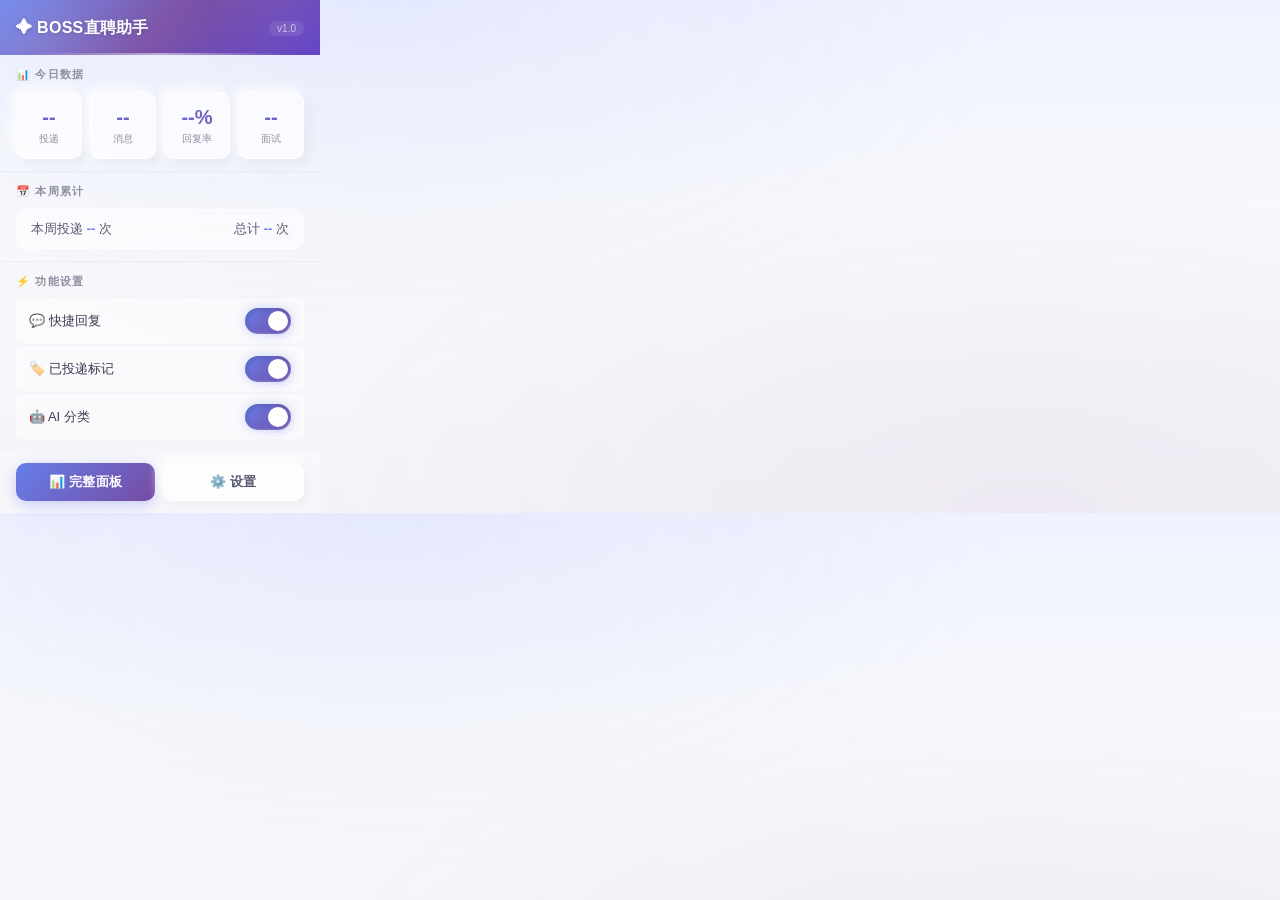
<file: src/popup/popup.html>
<!DOCTYPE html>
<html lang="zh-CN">
<head>
  <meta charset="UTF-8">
  <meta name="viewport" content="width=device-width, initial-scale=1.0">
  <title>BOSS直聘助手</title>
  <link rel="stylesheet" href="popup.css">
</head>
<body>
  <div class="popup-container">
    <!-- 头部 — Glassmorphism gradient -->
    <header class="popup-header">
      <h1 class="popup-title">✦ BOSS直聘助手</h1>
      <span class="popup-version">v1.0</span>
    </header>

    <!-- 今日统计卡片 — Neumorphism -->
    <section class="stats-section">
      <h2 class="section-title">📊 今日数据</h2>
      <div class="stats-grid">
        <div class="stat-card">
          <div class="stat-value" id="stat-applications">--</div>
          <div class="stat-label">投递</div>
        </div>
        <div class="stat-card">
          <div class="stat-value" id="stat-messages">--</div>
          <div class="stat-label">消息</div>
        </div>
        <div class="stat-card">
          <div class="stat-value" id="stat-response">--%</div>
          <div class="stat-label">回复率</div>
        </div>
        <div class="stat-card">
          <div class="stat-value" id="stat-interviews">--</div>
          <div class="stat-label">面试</div>
        </div>
      </div>
    </section>

    <!-- 本周统计 — Glass row -->
    <section class="stats-section">
      <h2 class="section-title">📅 本周累计</h2>
      <div class="weekly-row">
        <span>本周投递 <strong id="stat-weekly-apps">--</strong> 次</span>
        <span>总计 <strong id="stat-total-apps">--</strong> 次</span>
      </div>
    </section>

    <!-- 功能开关 — Creative toggles -->
    <section class="toggles-section">
      <h2 class="section-title">⚡ 功能设置</h2>
      <div class="toggle-row">
        <span>💬 快捷回复</span>
        <label class="switch">
          <input type="checkbox" id="toggle-quick-reply" checked>
          <span class="slider"></span>
        </label>
      </div>
      <div class="toggle-row">
        <span>🏷️ 已投递标记</span>
        <label class="switch">
          <input type="checkbox" id="toggle-badges" checked>
          <span class="slider"></span>
        </label>
      </div>
      <div class="toggle-row">
        <span>🤖 AI 分类</span>
        <label class="switch">
          <input type="checkbox" id="toggle-ai" checked>
          <span class="slider"></span>
        </label>
      </div>
    </section>

    <!-- 底部按钮 — Gradient + Neumorphism -->
    <footer class="popup-footer">
      <button id="btn-dashboard" class="btn btn-primary">📊 完整面板</button>
      <button id="btn-settings" class="btn btn-secondary">⚙️ 设置</button>
    </footer>
  </div>

  <script type="module" src="popup.js"></script>
</body>
</html>
</file>
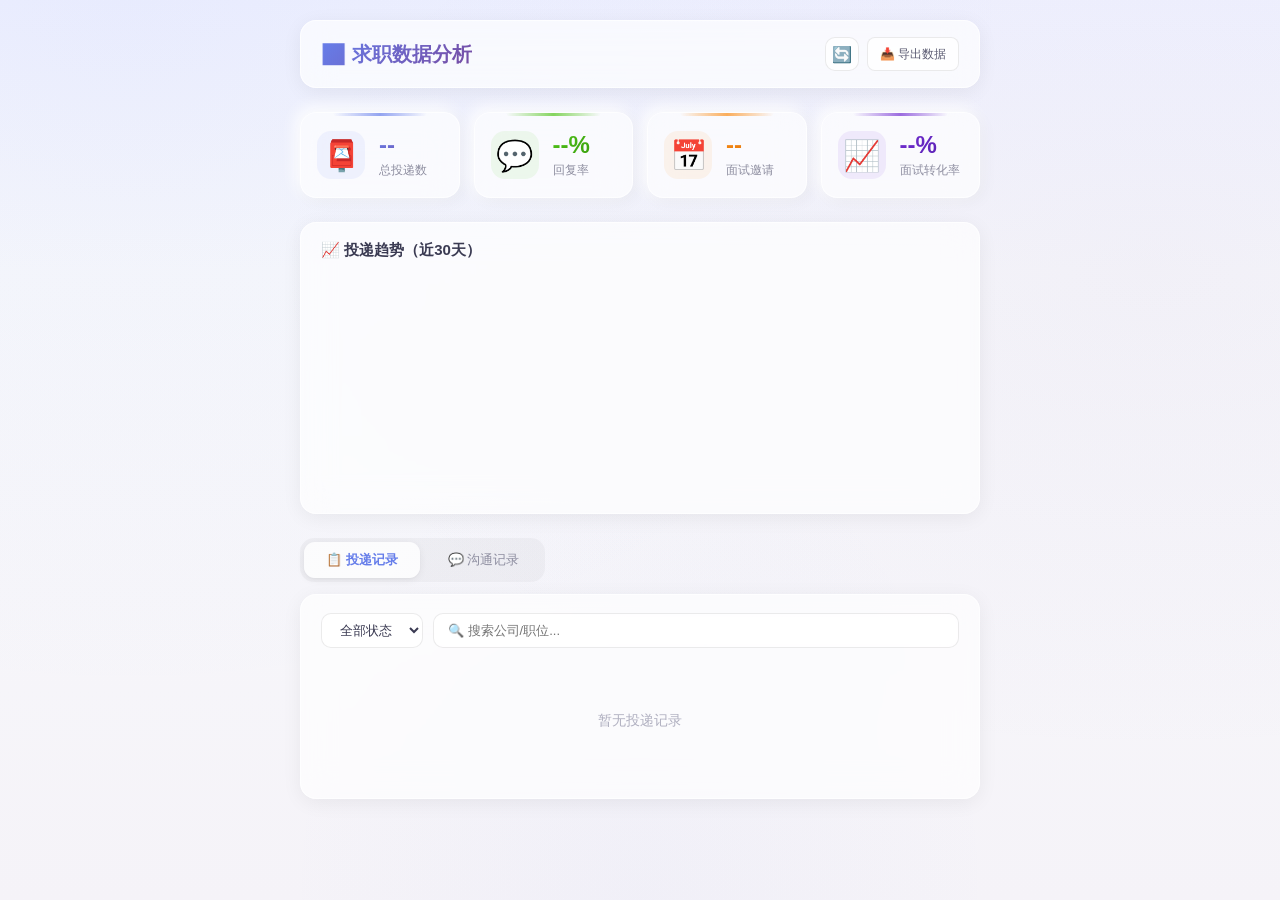
<file: src/sidepanel/panel.html>
<!DOCTYPE html>
<html lang="zh-CN">
<head>
  <meta charset="UTF-8">
  <meta name="viewport" content="width=device-width, initial-scale=1.0">
  <title>BOSS直聘助手 - 数据面板</title>
  <link rel="stylesheet" href="panel.css">
</head>
<body>
  <div class="dashboard">
    <!-- 头部 — Glass card -->
    <header class="dashboard-header">
      <h1>📊 求职数据分析</h1>
      <div class="header-actions">
        <button id="btn-refresh" class="icon-btn" title="刷新数据">🔄</button>
        <button id="btn-export" class="btn btn-small">📥 导出数据</button>
      </div>
    </header>

    <!-- 概览卡片 — Glass cards with gradient top border -->
    <section class="overview-cards">
      <div class="overview-card">
        <div class="card-icon">📮</div>
        <div class="card-data">
          <div class="card-value" id="ov-total-apps">--</div>
          <div class="card-label">总投递数</div>
        </div>
      </div>
      <div class="overview-card accent-green">
        <div class="card-icon">💬</div>
        <div class="card-data">
          <div class="card-value" id="ov-response-rate">--%</div>
          <div class="card-label">回复率</div>
        </div>
      </div>
      <div class="overview-card accent-orange">
        <div class="card-icon">📅</div>
        <div class="card-data">
          <div class="card-value" id="ov-interviews">--</div>
          <div class="card-label">面试邀请</div>
        </div>
      </div>
      <div class="overview-card accent-blue">
        <div class="card-icon">📈</div>
        <div class="card-data">
          <div class="card-value" id="ov-interview-rate">--%</div>
          <div class="card-label">面试转化率</div>
        </div>
      </div>
    </section>

    <!-- 趋势图 — Glass container -->
    <section class="chart-section">
      <h2>📈 投递趋势（近30天）</h2>
      <div class="chart-container">
        <canvas id="trend-chart" width="600" height="200"></canvas>
      </div>
    </section>

    <!-- Tab 切换 — Neumorphic pills -->
    <section class="tab-section">
      <div class="tabs">
        <button class="tab-btn active" data-tab="applications">📋 投递记录</button>
        <button class="tab-btn" data-tab="conversations">💬 沟通记录</button>
      </div>
    </section>

    <!-- 投递记录列表 — Glass container -->
    <section class="list-section" id="tab-applications">
      <div class="list-controls">
        <select id="filter-status">
          <option value="all">全部状态</option>
          <option value="sent">已投递</option>
          <option value="replied">已回复</option>
          <option value="interview">面试中</option>
          <option value="rejected">不合适</option>
        </select>
        <input type="text" id="filter-search" placeholder="🔍 搜索公司/职位..." />
      </div>
      <div class="list-container" id="applications-list">
        <div class="empty-state">暂无投递记录</div>
      </div>
    </section>

    <!-- 沟通记录列表 — Glass container -->
    <section class="list-section hidden" id="tab-conversations">
      <div class="list-container" id="conversations-list">
        <div class="empty-state">暂无沟通记录</div>
      </div>
    </section>
  </div>

  <script type="module" src="panel.js"></script>
</body>
</html>
</file>
<file: src/popup/popup.css>
/* ============================================================
   popup.css — BOSS直聘助手弹窗样式
   Design: Glassmorphism + Neumorphism + Creative Toggles
   Inspired by Uiverse Galaxy
   ============================================================ */

/* === CSS Variables === */
:root {
  --glass-bg: rgba(255, 255, 255, 0.65);
  --glass-border: rgba(255, 255, 255, 0.7);
  --glass-blur: 16px;
  --accent-start: #667eea;
  --accent-end: #764ba2;
  --shadow-soft: 0 4px 16px rgba(0, 0, 0, 0.06);
  --shadow-card: 4px 4px 12px rgba(0, 0, 0, 0.05), -4px -4px 12px #fff;
  --radius-lg: 16px;
  --radius-md: 10px;
  --radius-sm: 6px;
  --transition-smooth: 0.3s cubic-bezier(0.4, 0, 0.2, 1);
  --transition-bounce: 0.4s cubic-bezier(0.34, 1.56, 0.64, 1);
}

* {
  margin: 0;
  padding: 0;
  box-sizing: border-box;
}

body {
  width: 320px;
  font-family: -apple-system, BlinkMacSystemFont, "Segoe UI", Roboto,
    "Helvetica Neue", Arial, "PingFang SC", "Microsoft YaHei", sans-serif;
  font-size: 13px;
  color: #2c3e50;
  background:
    radial-gradient(ellipse at 30% 0%, rgba(102, 126, 234, 0.08) 0%, transparent 50%),
    radial-gradient(ellipse at 80% 100%, rgba(118, 75, 162, 0.06) 0%, transparent 50%),
    linear-gradient(180deg, #f0f2ff 0%, #f8f9fc 40%, #f5f3f8 100%);
  overflow: hidden;
}

.popup-container {
  padding: 0;
}

/* ==================== Header — Glassmorphism ==================== */

.popup-header {
  position: relative;
  background: linear-gradient(135deg, #667eea 0%, #764ba2 50%, #5b3cc4 100%);
  color: #fff;
  padding: 18px 16px 16px;
  display: flex;
  align-items: center;
  justify-content: space-between;
  overflow: hidden;
}

/* Header aurora glow */
.popup-header::before {
  content: '';
  position: absolute;
  top: -50%;
  left: -50%;
  width: 200%;
  height: 200%;
  background:
    radial-gradient(circle at 30% 60%, rgba(255, 255, 255, 0.15) 0%, transparent 40%),
    radial-gradient(circle at 70% 30%, rgba(255, 255, 255, 0.08) 0%, transparent 35%);
  pointer-events: none;
  animation: header-shimmer 6s ease-in-out infinite;
}

@keyframes header-shimmer {
  0%, 100% { transform: translate(0, 0); }
  50% { transform: translate(-2%, -1%); }
}

/* Header bottom glow border */
.popup-header::after {
  content: '';
  position: absolute;
  bottom: 0;
  left: 10%;
  width: 80%;
  height: 2px;
  background: linear-gradient(90deg, transparent, rgba(255,255,255,0.5), transparent);
  pointer-events: none;
}

.popup-title {
  font-size: 16px;
  font-weight: 700;
  letter-spacing: 0.3px;
  position: relative;
  z-index: 1;
  text-shadow: 0 1px 4px rgba(0,0,0,0.15);
}

.popup-version {
  font-size: 10px;
  opacity: 0.65;
  position: relative;
  z-index: 1;
  background: rgba(255,255,255,0.15);
  padding: 2px 8px;
  border-radius: 12px;
  backdrop-filter: blur(4px);
  -webkit-backdrop-filter: blur(4px);
}

/* ==================== Sections ==================== */

section {
  padding: 12px 16px;
  border-bottom: 1px solid rgba(0, 0, 0, 0.04);
}

section:last-of-type {
  border-bottom: none;
}

.section-title {
  font-size: 11px;
  font-weight: 600;
  color: #8e8ea0;
  text-transform: uppercase;
  letter-spacing: 1.2px;
  margin-bottom: 10px;
}

/* ==================== Stats Grid — Neumorphism Cards ==================== */

.stats-grid {
  display: grid;
  grid-template-columns: 1fr 1fr 1fr 1fr;
  gap: 8px;
}

.stat-card {
  position: relative;
  background: rgba(255, 255, 255, 0.7);
  backdrop-filter: blur(8px);
  -webkit-backdrop-filter: blur(8px);
  border-radius: var(--radius-md);
  padding: 12px 6px;
  text-align: center;
  border: 1px solid rgba(255, 255, 255, 0.8);
  box-shadow: var(--shadow-card);
  transition: var(--transition-smooth);
  overflow: hidden;
}

.stat-card::before {
  content: '';
  position: absolute;
  top: 0;
  left: 25%;
  width: 50%;
  height: 2px;
  background: linear-gradient(90deg, transparent, rgba(102, 126, 234, 0.4), transparent);
  border-radius: 0 0 50% 50%;
  transition: var(--transition-smooth);
  opacity: 0;
}

.stat-card:hover {
  transform: translateY(-2px);
  box-shadow: 2px 8px 20px rgba(102, 126, 234, 0.1), -4px -4px 12px #fff;
}

.stat-card:hover::before {
  opacity: 1;
}

.stat-value {
  font-size: 20px;
  font-weight: 800;
  background: linear-gradient(135deg, #667eea, #764ba2);
  -webkit-background-clip: text;
  -webkit-text-fill-color: transparent;
  background-clip: text;
  line-height: 1.2;
  transition: var(--transition-bounce);
}

.stat-card:hover .stat-value {
  transform: scale(1.08);
}

.stat-label {
  font-size: 10px;
  color: #8e8ea0;
  font-weight: 500;
  margin-top: 3px;
  letter-spacing: 0.3px;
}

/* ==================== Weekly Row ==================== */

.weekly-row {
  display: flex;
  justify-content: space-between;
  font-size: 13px;
  color: #5a5a72;
  background: rgba(255, 255, 255, 0.5);
  backdrop-filter: blur(6px);
  -webkit-backdrop-filter: blur(6px);
  padding: 10px 14px;
  border-radius: var(--radius-md);
  border: 1px solid rgba(255, 255, 255, 0.6);
}

.weekly-row strong {
  color: #667eea;
  font-weight: 700;
}

/* ==================== Toggles — Creative Design ==================== */

.toggle-row {
  display: flex;
  align-items: center;
  justify-content: space-between;
  padding: 8px 12px;
  margin-bottom: 4px;
  background: rgba(255, 255, 255, 0.45);
  backdrop-filter: blur(4px);
  -webkit-backdrop-filter: blur(4px);
  border-radius: var(--radius-sm);
  border: 1px solid rgba(255, 255, 255, 0.5);
  transition: var(--transition-smooth);
}

.toggle-row:last-child {
  margin-bottom: 0;
}

.toggle-row:hover {
  background: rgba(255, 255, 255, 0.65);
  border-color: rgba(102, 126, 234, 0.2);
}

.toggle-row span {
  font-size: 13px;
  font-weight: 500;
  color: #3a3a52;
}

/* Creative Toggle Switch */
.switch {
  position: relative;
  display: inline-block;
  width: 46px;
  height: 26px;
}

.switch input {
  opacity: 0;
  width: 0;
  height: 0;
}

.slider {
  position: absolute;
  cursor: pointer;
  top: 0;
  left: 0;
  right: 0;
  bottom: 0;
  background: #d4d4dc;
  transition: var(--transition-bounce);
  border-radius: 26px;
  box-shadow: inset 2px 2px 4px rgba(0,0,0,0.1), inset -1px -1px 2px rgba(255,255,255,0.6);
}

.slider::before {
  position: absolute;
  content: "";
  height: 20px;
  width: 20px;
  left: 3px;
  bottom: 3px;
  background: #fff;
  transition: var(--transition-bounce);
  border-radius: 50%;
  box-shadow: 0 2px 6px rgba(0, 0, 0, 0.15);
}

/* Checked state with gradient glow */
input:checked + .slider {
  background: linear-gradient(135deg, #667eea, #764ba2);
  box-shadow: inset 2px 2px 4px rgba(0,0,0,0.15), inset -1px -1px 2px rgba(255,255,255,0.2),
              0 0 12px rgba(102, 126, 234, 0.3);
}

input:checked + .slider::before {
  transform: translateX(20px);
  box-shadow: 0 2px 8px rgba(102, 126, 234, 0.3);
}

/* Hover glow */
.switch:hover .slider {
  box-shadow: inset 2px 2px 4px rgba(0,0,0,0.12), inset -1px -1px 2px rgba(255,255,255,0.6),
              0 0 8px rgba(102, 126, 234, 0.15);
}

/* ==================== Footer Buttons ==================== */

.popup-footer {
  display: flex;
  gap: 8px;
  padding: 12px 16px;
  background: rgba(255, 255, 255, 0.3);
  backdrop-filter: blur(4px);
  -webkit-backdrop-filter: blur(4px);
}

.btn {
  flex: 1;
  padding: 9px 12px;
  border: none;
  border-radius: var(--radius-md);
  font-size: 13px;
  font-weight: 600;
  cursor: pointer;
  font-family: inherit;
  transition: var(--transition-smooth);
  position: relative;
  overflow: hidden;
  letter-spacing: 0.2px;
}

/* Primary button — gradient + glass */
.btn-primary {
  background: linear-gradient(135deg, #667eea, #764ba2);
  color: #fff;
  box-shadow: 0 4px 15px rgba(102, 126, 234, 0.35);
}

.btn-primary:hover {
  transform: translateY(-2px);
  box-shadow: 0 6px 20px rgba(102, 126, 234, 0.45);
}

.btn-primary:active {
  transform: translateY(0);
  box-shadow: 0 2px 8px rgba(102, 126, 234, 0.25);
}

/* Primary button shimmer effect */
.btn-primary::after {
  content: '';
  position: absolute;
  top: -50%;
  left: -50%;
  width: 200%;
  height: 200%;
  background: linear-gradient(
    45deg,
    transparent 40%,
    rgba(255, 255, 255, 0.15) 50%,
    transparent 60%
  );
  transform: translateX(-100%);
  transition: transform 0.6s ease;
}

.btn-primary:hover::after {
  transform: translateX(100%);
}

/* Secondary button — neumorphism */
.btn-secondary {
  background: rgba(255, 255, 255, 0.7);
  backdrop-filter: blur(6px);
  -webkit-backdrop-filter: blur(6px);
  color: #5a5a72;
  border: 1px solid rgba(255, 255, 255, 0.8);
  box-shadow: var(--shadow-card);
}

.btn-secondary:hover {
  color: #667eea;
  border-color: rgba(102, 126, 234, 0.3);
  background: rgba(255, 255, 255, 0.85);
  transform: translateY(-1px);
  box-shadow: 2px 8px 20px rgba(102, 126, 234, 0.08), -4px -4px 12px #fff;
}

.btn-secondary:active {
  transform: translateY(0);
  box-shadow: inset 2px 2px 4px rgba(0,0,0,0.06), inset -2px -2px 4px #fff;
}

/* ==================== Staggered Entrance Animation ==================== */

@keyframes card-enter {
  from {
    opacity: 0;
    transform: translateY(12px) scale(0.96);
  }
  to {
    opacity: 1;
    transform: translateY(0) scale(1);
  }
}

.stat-card:nth-child(1) { animation: card-enter 0.4s 0.05s cubic-bezier(0.34, 1.56, 0.64, 1) both; }
.stat-card:nth-child(2) { animation: card-enter 0.4s 0.1s cubic-bezier(0.34, 1.56, 0.64, 1) both; }
.stat-card:nth-child(3) { animation: card-enter 0.4s 0.15s cubic-bezier(0.34, 1.56, 0.64, 1) both; }
.stat-card:nth-child(4) { animation: card-enter 0.4s 0.2s cubic-bezier(0.34, 1.56, 0.64, 1) both; }

.toggle-row:nth-child(1) { animation: card-enter 0.35s 0.15s cubic-bezier(0.34, 1.56, 0.64, 1) both; }
.toggle-row:nth-child(2) { animation: card-enter 0.35s 0.2s cubic-bezier(0.34, 1.56, 0.64, 1) both; }
.toggle-row:nth-child(3) { animation: card-enter 0.35s 0.25s cubic-bezier(0.34, 1.56, 0.64, 1) both; }
</file>
<file: src/sidepanel/panel.css>
/* ============================================================
   panel.css — BOSS直聘助手仪表盘样式
   Design: Glassmorphism + Aurora background + Neumorphic tabs
   Inspired by Uiverse Galaxy
   ============================================================ */

/* === CSS Variables === */
:root {
  --accent-start: #667eea;
  --accent-end: #764ba2;
  --accent-green: #52c41a;
  --accent-orange: #fa8c16;
  --accent-purple: #722ed1;
  --shadow-soft: 0 4px 20px rgba(0, 0, 0, 0.06);
  --shadow-card: 4px 4px 16px rgba(0, 0, 0, 0.04), -4px -4px 16px #fff;
  --glass-bg: rgba(255, 255, 255, 0.65);
  --glass-border: rgba(255, 255, 255, 0.7);
  --glass-blur: 16px;
  --transition-smooth: 0.3s cubic-bezier(0.4, 0, 0.2, 1);
  --transition-bounce: 0.4s cubic-bezier(0.34, 1.56, 0.64, 1);
}

* {
  margin: 0;
  padding: 0;
  box-sizing: border-box;
}

body {
  font-family: -apple-system, BlinkMacSystemFont, "Segoe UI", Roboto,
    "Helvetica Neue", Arial, "PingFang SC", "Microsoft YaHei", sans-serif;
  font-size: 14px;
  color: #2c3e50;
  min-height: 100vh;
  background:
    radial-gradient(ellipse at 10% 0%, rgba(102, 126, 234, 0.06) 0%, transparent 55%),
    radial-gradient(ellipse at 90% 30%, rgba(118, 75, 162, 0.05) 0%, transparent 55%),
    radial-gradient(ellipse at 50% 100%, rgba(102, 126, 234, 0.03) 0%, transparent 40%),
    linear-gradient(180deg, #f0f2ff 0%, #f8f9fc 30%, #f5f3f8 100%);
}

.dashboard {
  max-width: 720px;
  margin: 0 auto;
  padding: 20px;
}

/* ==================== Header ==================== */

.dashboard-header {
  display: flex;
  align-items: center;
  justify-content: space-between;
  margin-bottom: 24px;
  padding: 16px 20px;
  background: var(--glass-bg);
  backdrop-filter: blur(var(--glass-blur));
  -webkit-backdrop-filter: blur(var(--glass-blur));
  border: 1px solid var(--glass-border);
  border-radius: 16px;
  box-shadow: var(--shadow-soft);
}

.dashboard-header h1 {
  font-size: 20px;
  font-weight: 700;
  background: linear-gradient(135deg, #667eea, #764ba2);
  -webkit-background-clip: text;
  -webkit-text-fill-color: transparent;
  background-clip: text;
}

.header-actions {
  display: flex;
  gap: 8px;
}

/* ==================== Buttons ==================== */

.btn {
  padding: 8px 16px;
  border: 1px solid rgba(0, 0, 0, 0.08);
  border-radius: 10px;
  font-size: 13px;
  cursor: pointer;
  font-family: inherit;
  font-weight: 500;
  transition: var(--transition-smooth);
  position: relative;
  overflow: hidden;
}

.btn {
  background: rgba(255, 255, 255, 0.6);
  backdrop-filter: blur(8px);
  -webkit-backdrop-filter: blur(8px);
  color: #5a5a72;
}

.btn:hover {
  border-color: rgba(102, 126, 234, 0.3);
  color: #667eea;
  background: rgba(255, 255, 255, 0.8);
  transform: translateY(-1px);
  box-shadow: 0 4px 12px rgba(102, 126, 234, 0.1);
}

.btn:active {
  transform: translateY(0);
}

.btn-primary {
  background: linear-gradient(135deg, #667eea, #764ba2);
  color: #fff;
  border: none;
  box-shadow: 0 4px 15px rgba(102, 126, 234, 0.3);
}

.btn-primary:hover {
  transform: translateY(-2px);
  box-shadow: 0 6px 20px rgba(102, 126, 234, 0.4);
  color: #fff;
}

.btn-small {
  padding: 5px 12px;
  font-size: 12px;
  border-radius: 8px;
}

.icon-btn {
  width: 34px;
  height: 34px;
  border: 1px solid rgba(0, 0, 0, 0.08);
  border-radius: 10px;
  background: rgba(255, 255, 255, 0.6);
  backdrop-filter: blur(8px);
  -webkit-backdrop-filter: blur(8px);
  cursor: pointer;
  font-size: 16px;
  display: flex;
  align-items: center;
  justify-content: center;
  transition: var(--transition-smooth);
}

.icon-btn:hover {
  background: rgba(255, 255, 255, 0.8);
  transform: rotate(30deg);
  color: #667eea;
  box-shadow: 0 4px 12px rgba(102, 126, 234, 0.15);
}

/* ==================== Overview Cards — Glass with Gradient Top Border ==================== */

.overview-cards {
  display: grid;
  grid-template-columns: repeat(4, 1fr);
  gap: 14px;
  margin-bottom: 24px;
}

.overview-card {
  position: relative;
  background: var(--glass-bg);
  backdrop-filter: blur(var(--glass-blur));
  -webkit-backdrop-filter: blur(var(--glass-blur));
  border-radius: 16px;
  padding: 18px 16px;
  display: flex;
  align-items: center;
  gap: 14px;
  border: 1px solid var(--glass-border);
  box-shadow: var(--shadow-card);
  transition: var(--transition-smooth);
  overflow: hidden;
}

/* Gradient top accent line */
.overview-card::before {
  content: '';
  position: absolute;
  top: 0;
  left: 20%;
  width: 60%;
  height: 3px;
  background: linear-gradient(90deg, transparent, #667eea, transparent);
  border-radius: 0 0 3px 3px;
  transition: var(--transition-smooth);
  opacity: 0.7;
}

.overview-card.accent-green::before {
  background: linear-gradient(90deg, transparent, #52c41a, transparent);
}
.overview-card.accent-orange::before {
  background: linear-gradient(90deg, transparent, #fa8c16, transparent);
}
.overview-card.accent-blue::before {
  background: linear-gradient(90deg, transparent, #722ed1, transparent);
}

/* Hover — lift effect */
.overview-card:hover {
  transform: translateY(-3px);
  box-shadow: 0 12px 32px rgba(102, 126, 234, 0.08), -4px -4px 16px #fff;
  border-color: rgba(102, 126, 234, 0.2);
}

.overview-card:hover::before {
  left: 10%;
  width: 80%;
  opacity: 1;
}

/* Card icon background glow */
.card-icon {
  font-size: 30px;
  width: 48px;
  height: 48px;
  display: flex;
  align-items: center;
  justify-content: center;
  border-radius: 14px;
  background: rgba(102, 126, 234, 0.08);
  flex-shrink: 0;
  transition: var(--transition-smooth);
}

.overview-card.accent-green .card-icon { background: rgba(82, 196, 26, 0.08); }
.overview-card.accent-orange .card-icon { background: rgba(250, 140, 22, 0.08); }
.overview-card.accent-blue .card-icon { background: rgba(114, 46, 209, 0.08); }

.overview-card:hover .card-icon {
  transform: scale(1.1);
}

.card-value {
  font-size: 24px;
  font-weight: 800;
  background: linear-gradient(135deg, #667eea, #764ba2);
  -webkit-background-clip: text;
  -webkit-text-fill-color: transparent;
  background-clip: text;
  line-height: 1.2;
  transition: var(--transition-bounce);
}

.overview-card.accent-green .card-value {
  background: linear-gradient(135deg, #52c41a, #389e0d);
  -webkit-background-clip: text;
  background-clip: text;
}
.overview-card.accent-orange .card-value {
  background: linear-gradient(135deg, #fa8c16, #d46b08);
  -webkit-background-clip: text;
  background-clip: text;
}
.overview-card.accent-blue .card-value {
  background: linear-gradient(135deg, #722ed1, #531dab);
  -webkit-background-clip: text;
  background-clip: text;
}

.overview-card:hover .card-value {
  transform: scale(1.06);
}

.card-label {
  font-size: 12px;
  color: #8e8ea0;
  font-weight: 500;
  margin-top: 2px;
}

/* ==================== Chart Section — Glass Container ==================== */

.chart-section {
  background: var(--glass-bg);
  backdrop-filter: blur(var(--glass-blur));
  -webkit-backdrop-filter: blur(var(--glass-blur));
  border-radius: 16px;
  padding: 18px 20px;
  border: 1px solid var(--glass-border);
  box-shadow: var(--shadow-soft);
  margin-bottom: 24px;
}

.chart-section h2 {
  font-size: 15px;
  font-weight: 600;
  margin-bottom: 14px;
  color: #3a3a52;
  display: flex;
  align-items: center;
  gap: 6px;
}

.chart-container {
  overflow-x: auto;
  border-radius: 10px;
  padding: 4px;
}

.chart-container canvas {
  width: 100%;
  border-radius: 8px;
}

/* ==================== Tabs — Neumorphic Pills ==================== */

.tab-section {
  margin-bottom: 0;
}

.tabs {
  display: flex;
  gap: 6px;
  margin-bottom: 0;
  padding: 4px;
  background: rgba(0, 0, 0, 0.03);
  border-radius: 14px;
  display: inline-flex;
}

.tab-btn {
  padding: 9px 22px;
  border: none;
  background: transparent;
  cursor: pointer;
  font-size: 13px;
  font-family: inherit;
  font-weight: 500;
  border-radius: 11px;
  color: #8e8ea0;
  transition: var(--transition-smooth);
  position: relative;
}

.tab-btn:hover {
  color: #5a5a72;
}

.tab-btn.active {
  background: rgba(255, 255, 255, 0.8);
  color: #667eea;
  font-weight: 600;
  box-shadow: 0 2px 8px rgba(0, 0, 0, 0.06), 0 1px 3px rgba(0, 0, 0, 0.04);
}

/* ==================== List Section — Glass Container ==================== */

.list-section {
  background: var(--glass-bg);
  backdrop-filter: blur(var(--glass-blur));
  -webkit-backdrop-filter: blur(var(--glass-blur));
  border: 1px solid var(--glass-border);
  border-radius: 16px;
  padding: 18px 20px;
  margin-top: 12px;
  min-height: 200px;
  box-shadow: var(--shadow-soft);
}

.list-section.hidden {
  display: none;
}

.list-controls {
  display: flex;
  gap: 10px;
  margin-bottom: 14px;
}

.list-controls select,
.list-controls input {
  padding: 8px 14px;
  border: 1px solid rgba(0, 0, 0, 0.08);
  border-radius: 10px;
  font-size: 13px;
  font-family: inherit;
  background: rgba(255, 255, 255, 0.6);
  backdrop-filter: blur(6px);
  -webkit-backdrop-filter: blur(6px);
  transition: var(--transition-smooth);
  color: #3a3a52;
  outline: none;
}

.list-controls select:focus,
.list-controls input:focus {
  border-color: #667eea;
  box-shadow: 0 0 0 3px rgba(102, 126, 234, 0.1);
  background: rgba(255, 255, 255, 0.8);
}

.list-controls input {
  flex: 1;
}

/* ==================== List Items — Modern Design ==================== */

.list-container {
  max-height: 400px;
  overflow-y: auto;
}

.empty-state {
  text-align: center;
  padding: 50px 20px;
  color: #b0b0c0;
  font-size: 14px;
}

.list-item {
  display: flex;
  align-items: center;
  justify-content: space-between;
  padding: 14px 16px;
  border-radius: 12px;
  margin-bottom: 6px;
  background: rgba(255, 255, 255, 0.4);
  border: 1px solid transparent;
  transition: var(--transition-smooth);
  position: relative;
  overflow: hidden;
}

.list-item::before {
  content: '';
  position: absolute;
  left: 0;
  top: 25%;
  height: 50%;
  width: 3px;
  border-radius: 0 3px 3px 0;
  background: linear-gradient(180deg, #667eea, #764ba2);
  transform: scaleY(0);
  transition: var(--transition-smooth);
  opacity: 0;
}

.list-item:hover {
  background: rgba(255, 255, 255, 0.75);
  border-color: rgba(102, 126, 234, 0.15);
  transform: translateX(2px);
  box-shadow: 0 4px 16px rgba(0, 0, 0, 0.04);
}

.list-item:hover::before {
  transform: scaleY(1);
  opacity: 1;
}

.list-item:last-child {
  border-bottom: none;
}

.item-main {
  flex: 1;
  min-width: 0;
}

.item-title {
  font-weight: 600;
  margin-bottom: 3px;
  color: #2c3e50;
  font-size: 14px;
}

.item-sub {
  font-size: 12px;
  color: #8e8ea0;
}

/* ==================== Status Badges — Glass Capsules ==================== */

.item-status {
  font-size: 11px;
  padding: 3px 12px;
  border-radius: 20px;
  font-weight: 600;
  letter-spacing: 0.3px;
  flex-shrink: 0;
  backdrop-filter: blur(4px);
  -webkit-backdrop-filter: blur(4px);
}

.status-sent {
  background: rgba(0, 0, 0, 0.04);
  color: #666;
}
.status-replied {
  background: rgba(24, 144, 255, 0.1);
  color: #1677cc;
}
.status-interview {
  background: rgba(82, 196, 26, 0.1);
  color: #389e0d;
}
.status-rejected {
  background: rgba(255, 77, 79, 0.08);
  color: #cf1322;
}
.status-active {
  background: rgba(24, 144, 255, 0.1);
  color: #1677cc;
}
.status-archived {
  background: rgba(0, 0, 0, 0.04);
  color: #999;
}

.item-time {
  font-size: 11px;
  color: #b0b0c0;
  min-width: 70px;
  text-align: right;
  flex-shrink: 0;
}

/* ==================== Staggered Entrance Animations ==================== */

@keyframes card-enter {
  from {
    opacity: 0;
    transform: translateY(16px) scale(0.96);
  }
  to {
    opacity: 1;
    transform: translateY(0) scale(1);
  }
}

@keyframes fade-in-up {
  from { opacity: 0; transform: translateY(10px); }
  to { opacity: 1; transform: translateY(0); }
}

.overview-card:nth-child(1) { animation: card-enter 0.45s 0.05s cubic-bezier(0.34, 1.56, 0.64, 1) both; }
.overview-card:nth-child(2) { animation: card-enter 0.45s 0.1s cubic-bezier(0.34, 1.56, 0.64, 1) both; }
.overview-card:nth-child(3) { animation: card-enter 0.45s 0.15s cubic-bezier(0.34, 1.56, 0.64, 1) both; }
.overview-card:nth-child(4) { animation: card-enter 0.45s 0.2s cubic-bezier(0.34, 1.56, 0.64, 1) both; }

.chart-section { animation: fade-in-up 0.5s 0.25s ease both; }
.list-section { animation: fade-in-up 0.4s 0.3s ease both; }

/* ==================== Responsive ==================== */

@media (max-width: 640px) {
  .overview-cards {
    grid-template-columns: repeat(2, 1fr);
  }
  .dashboard {
    padding: 12px;
  }
  .overview-card {
    padding: 14px 12px;
    gap: 10px;
  }
  .card-value {
    font-size: 20px;
  }
}
</file>
